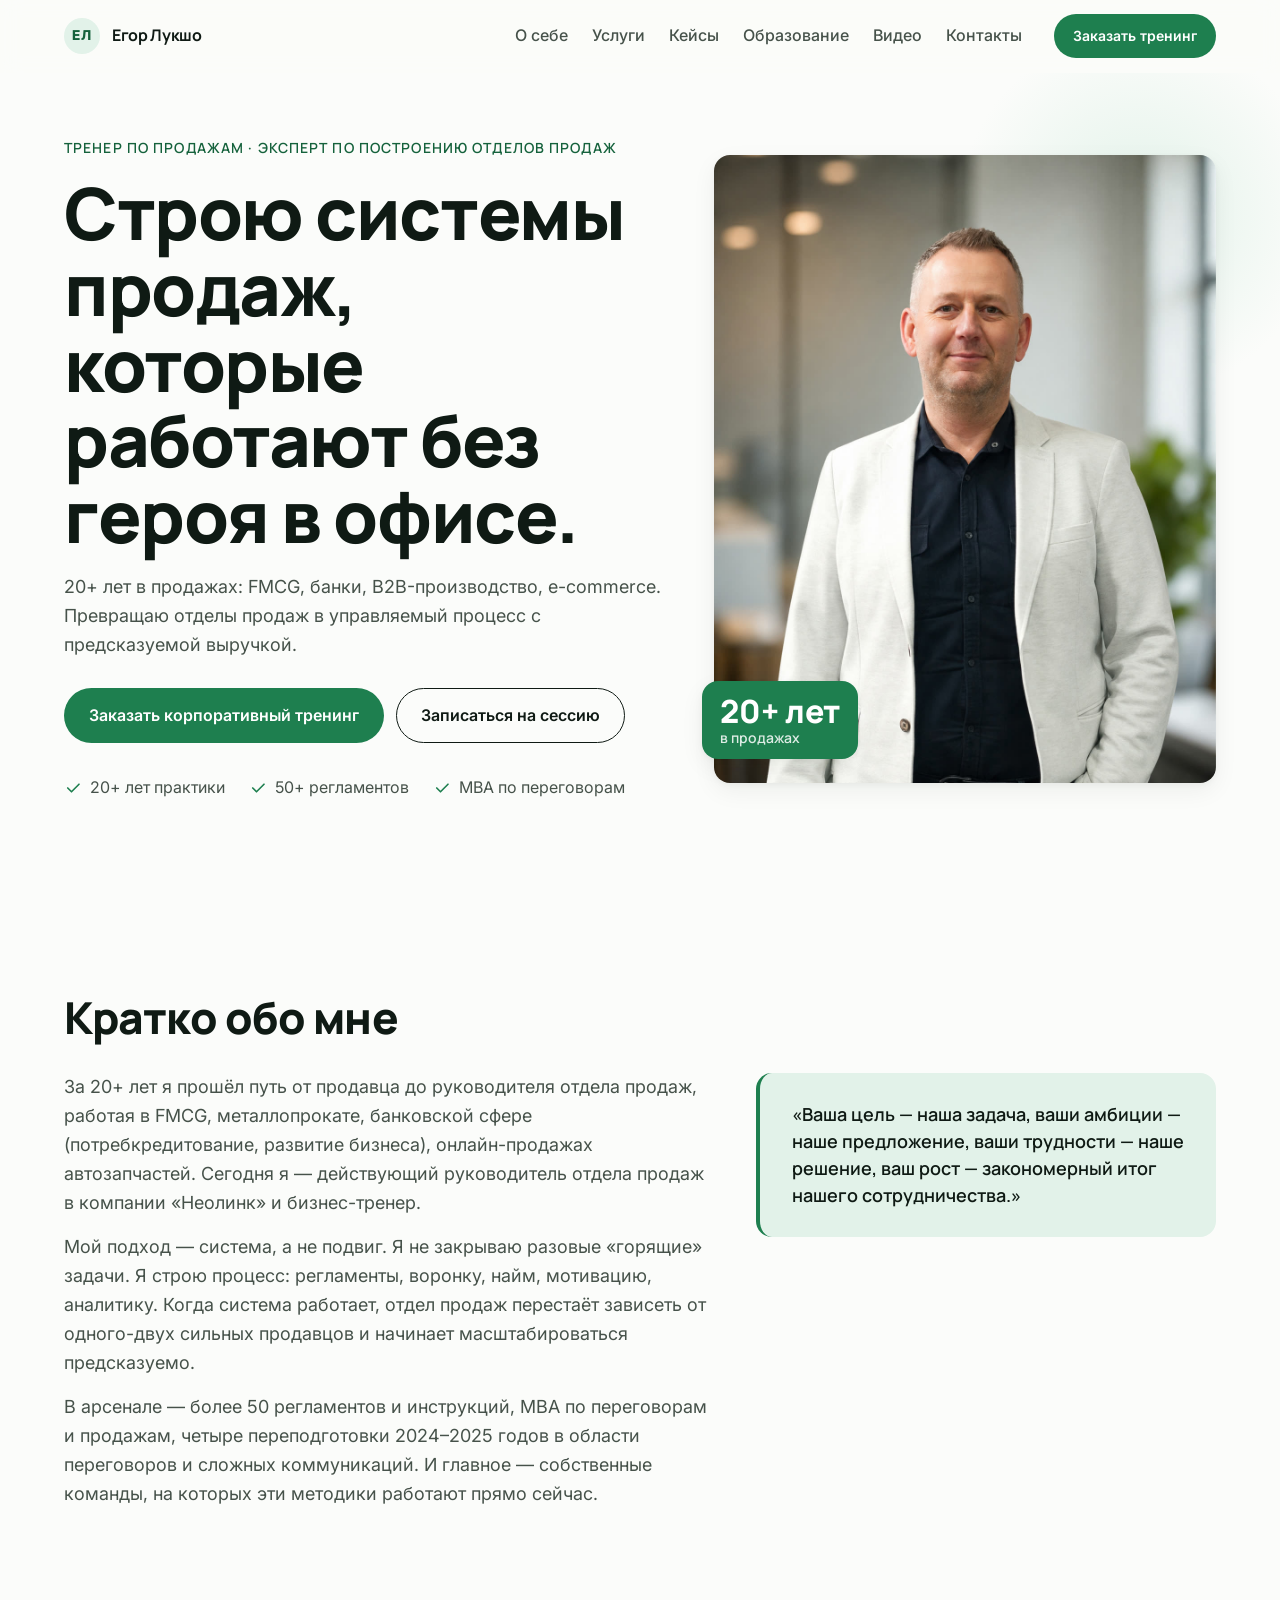
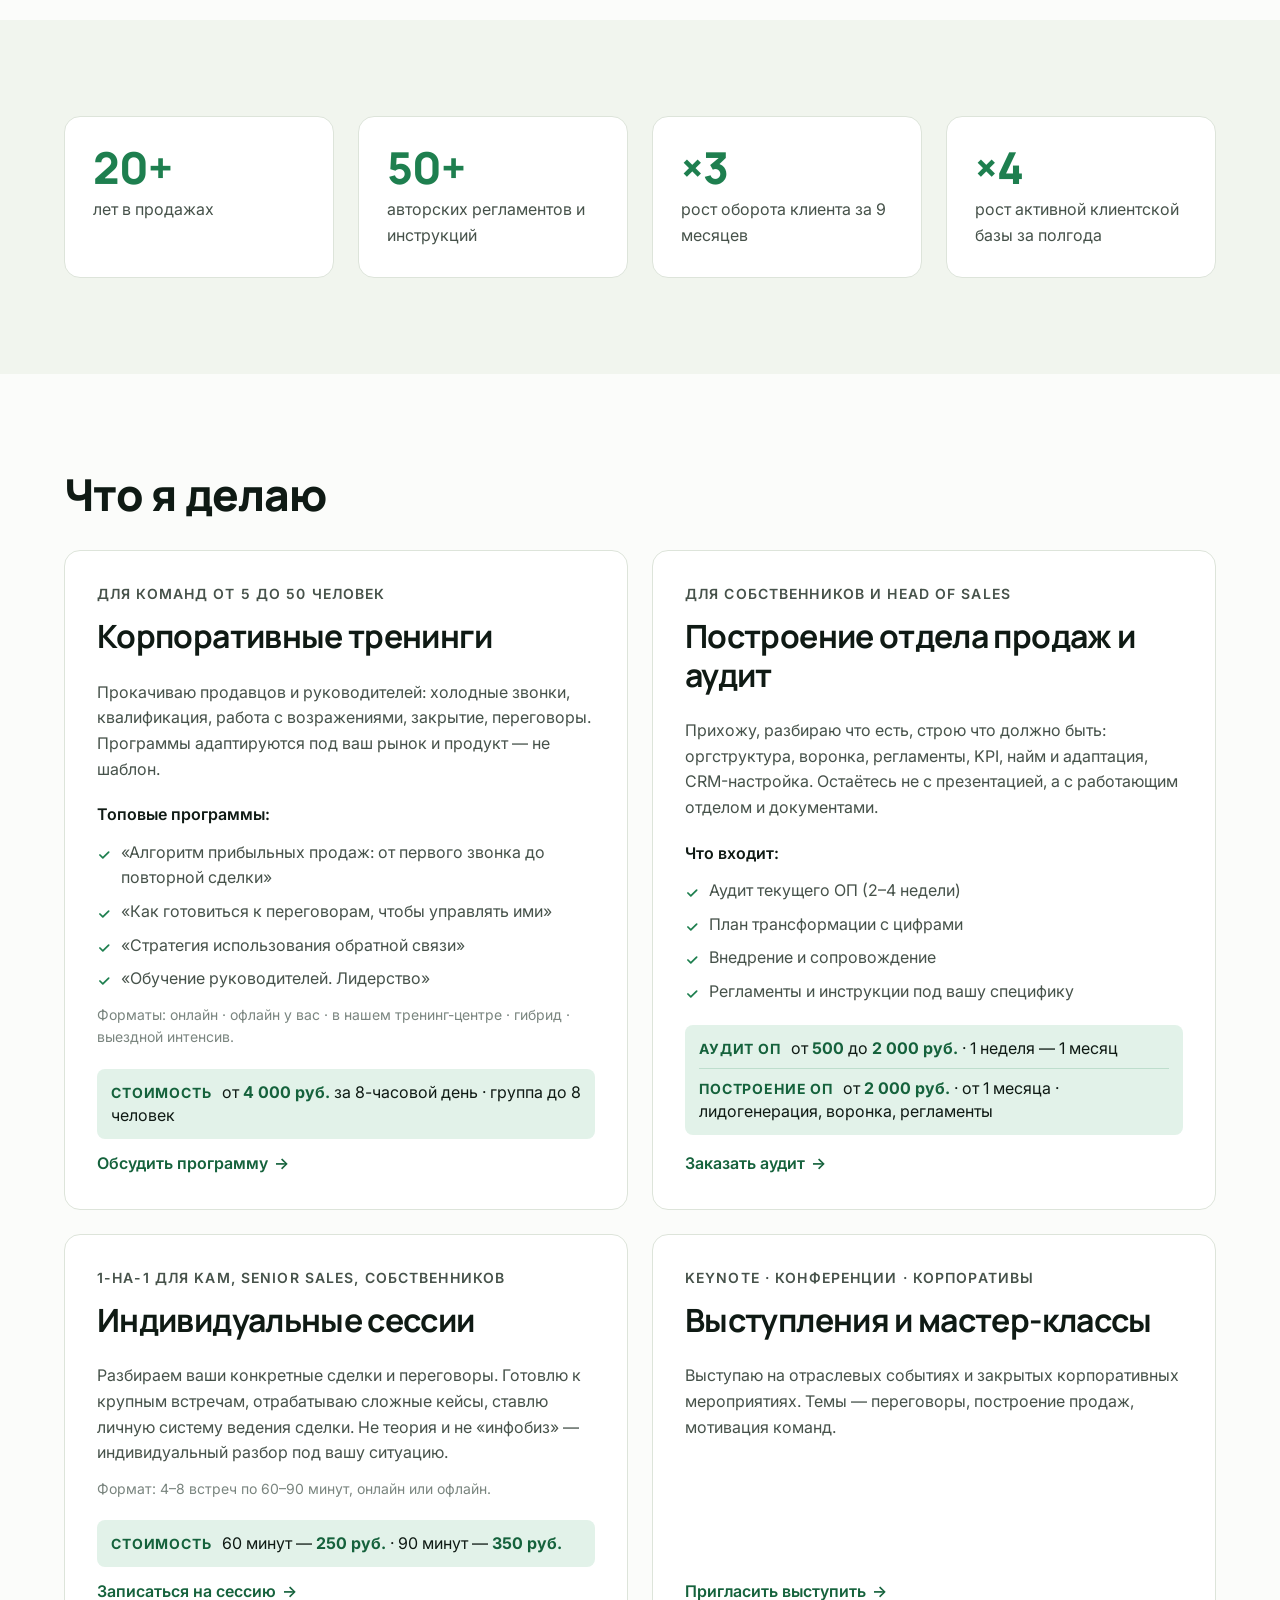
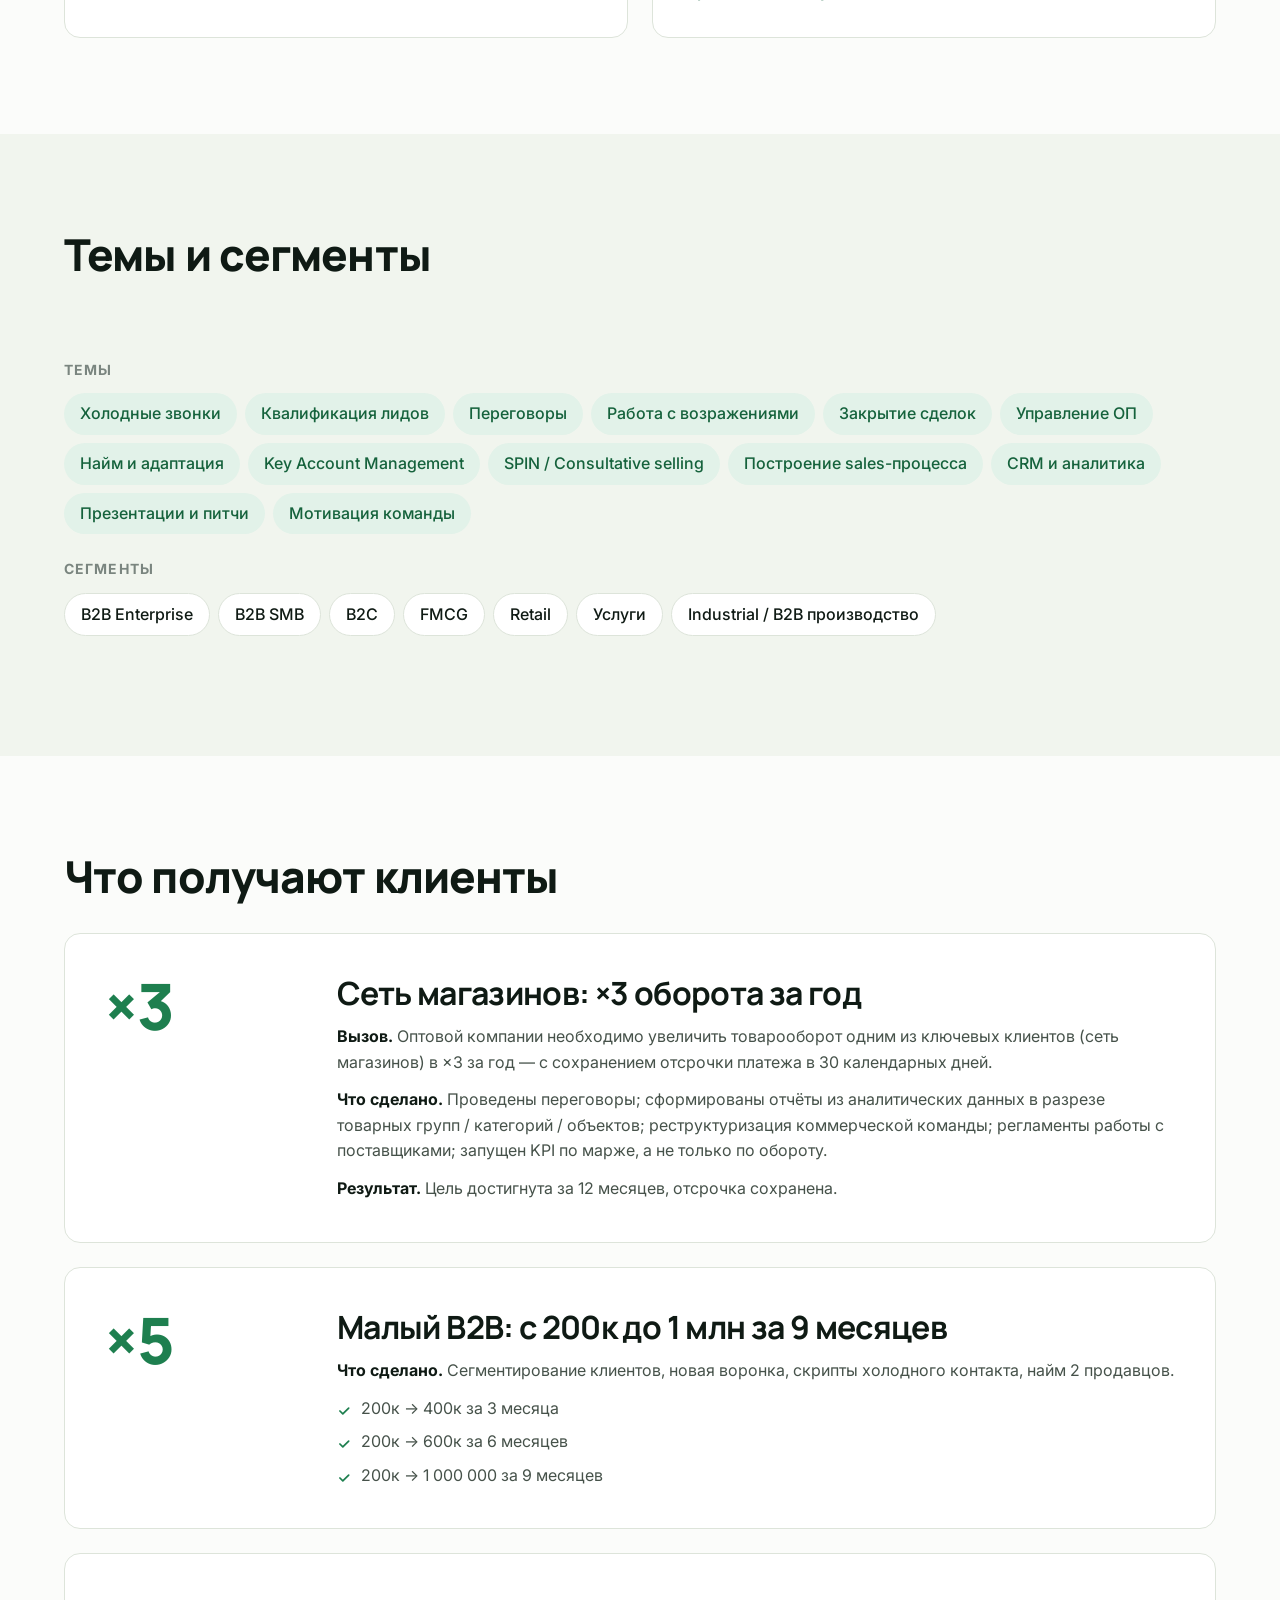
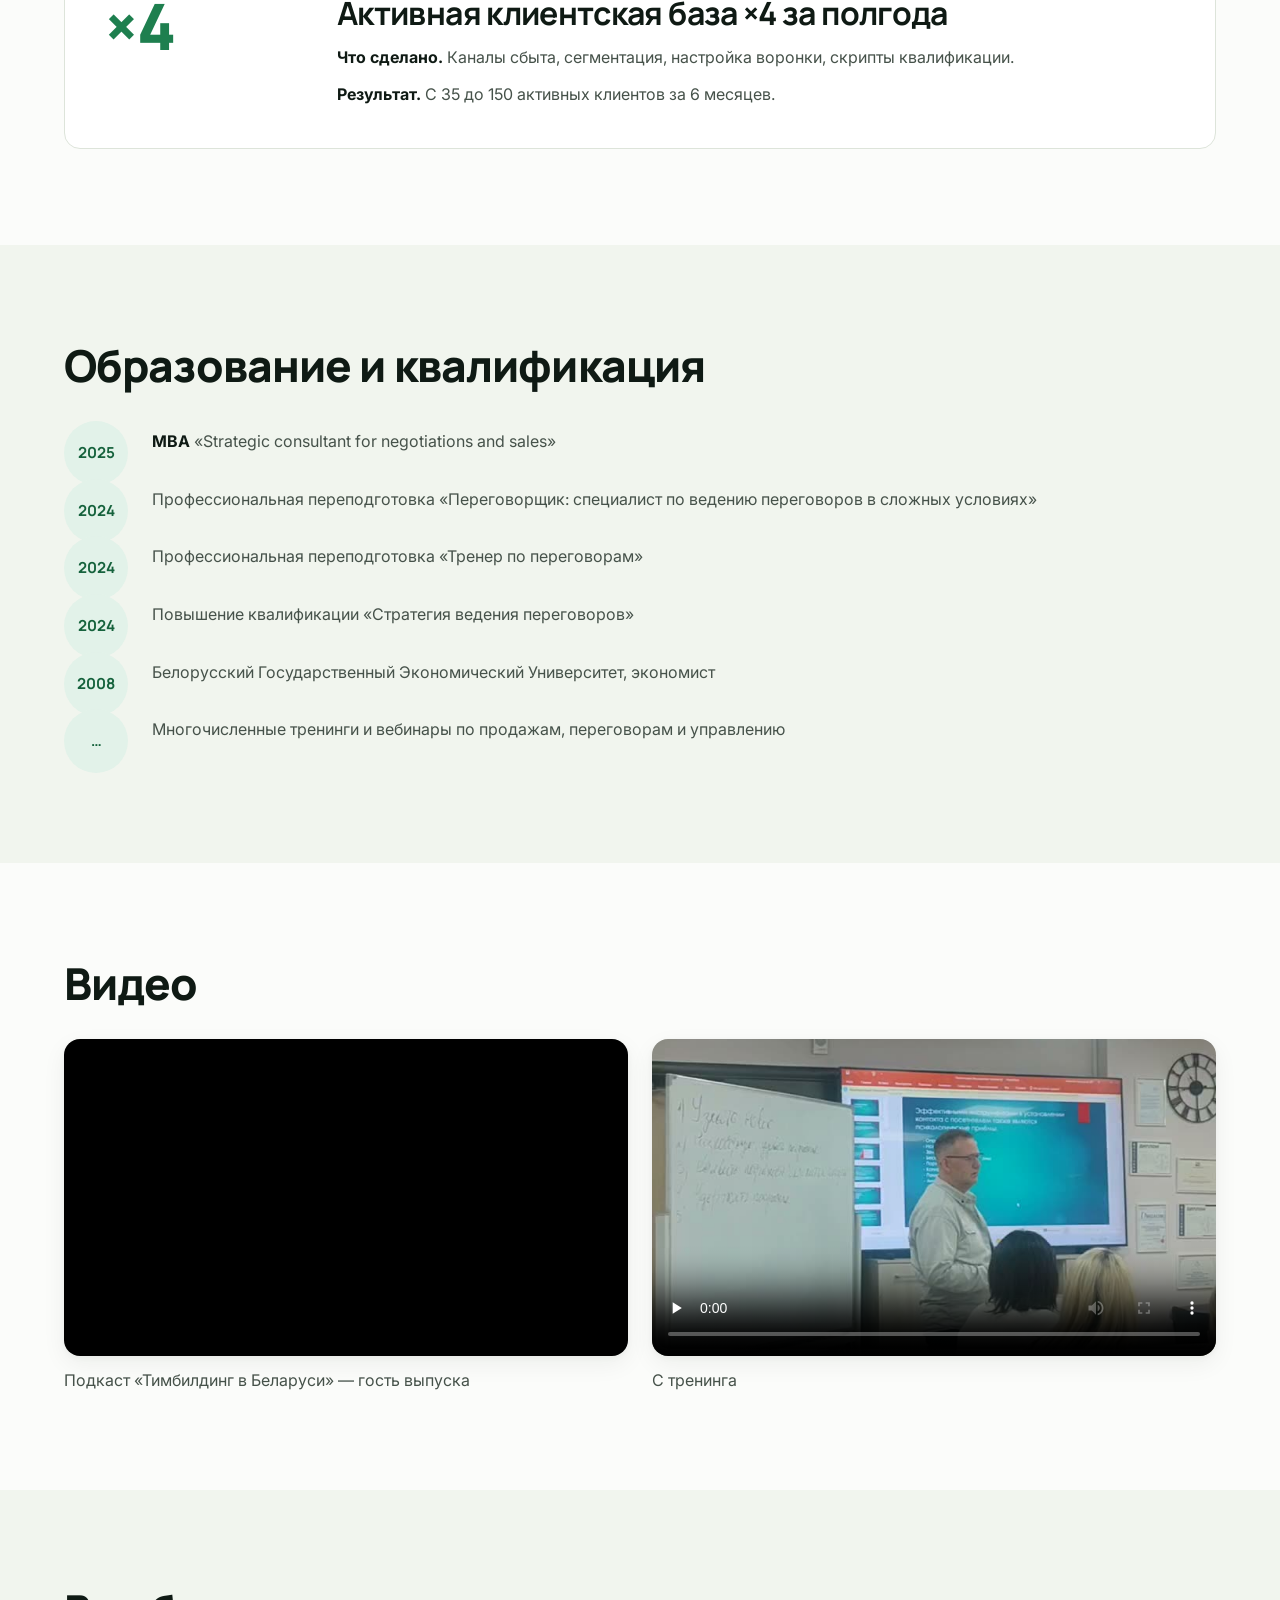
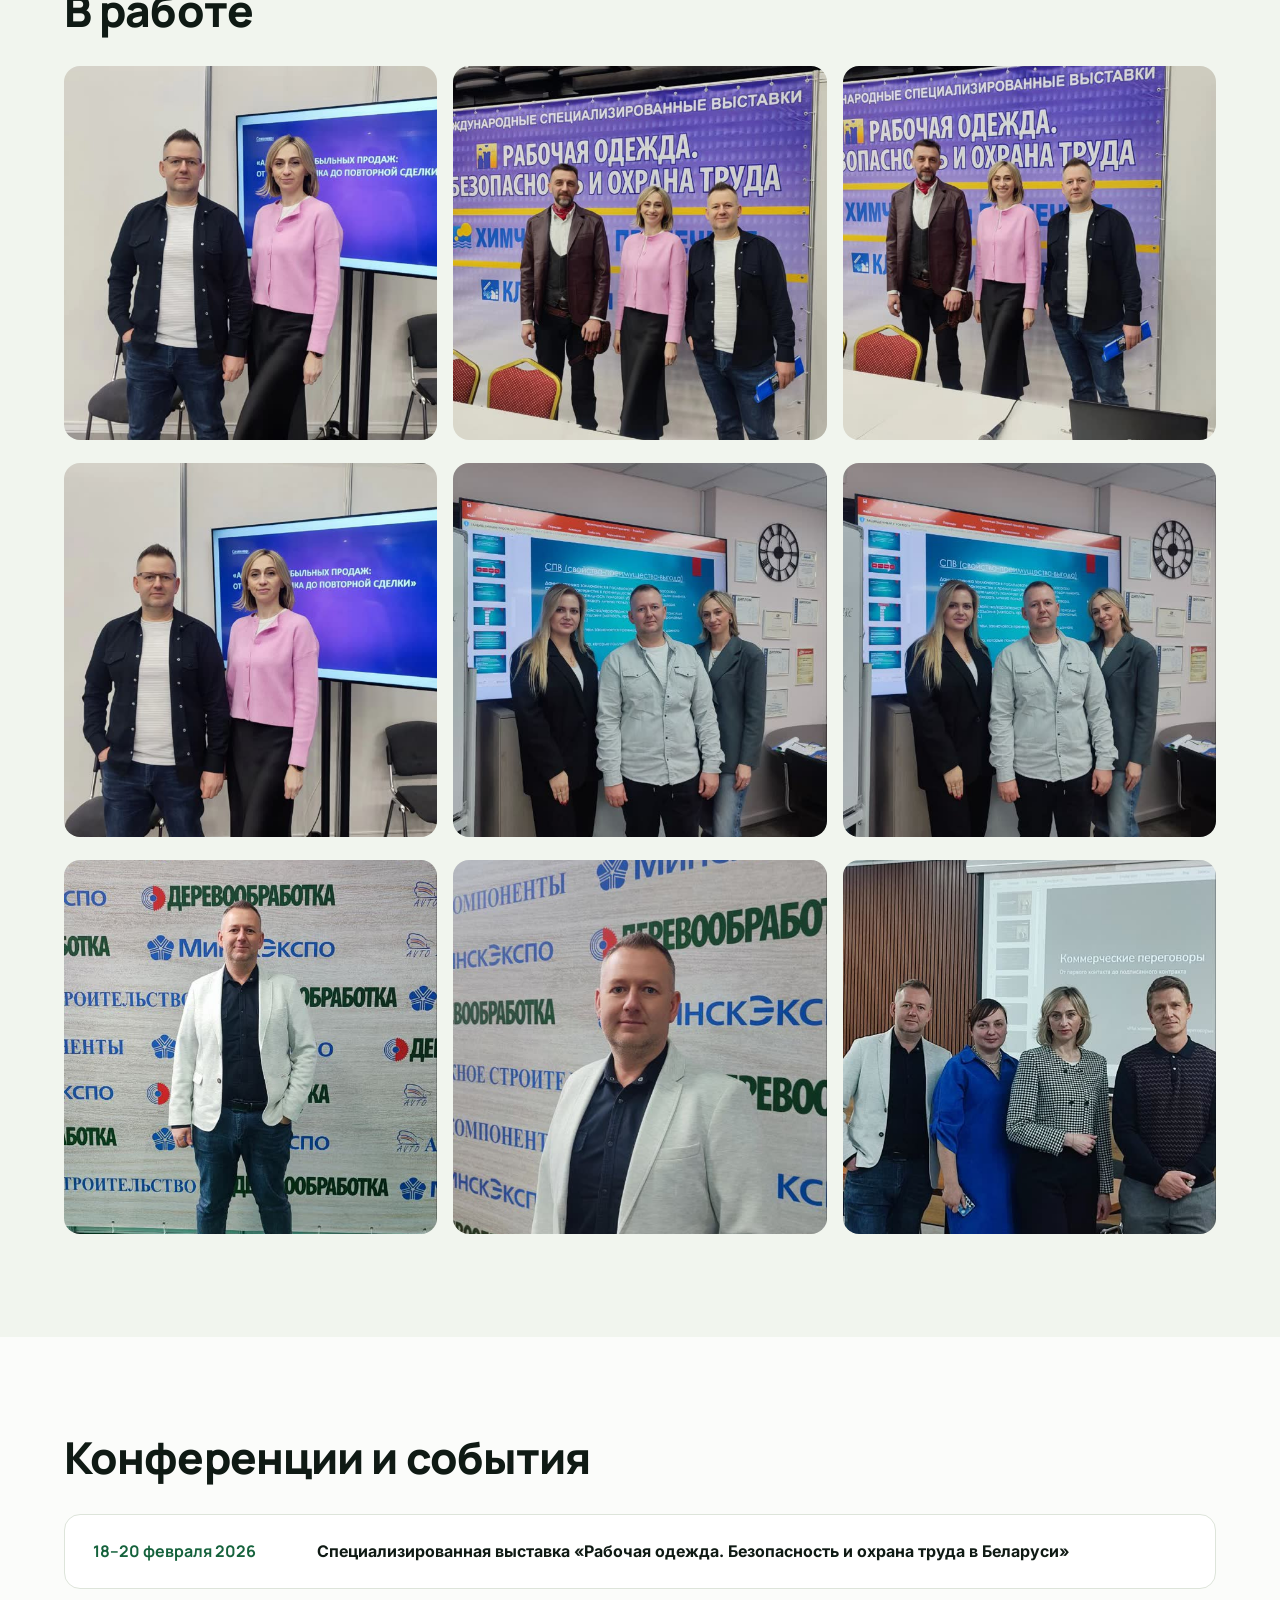
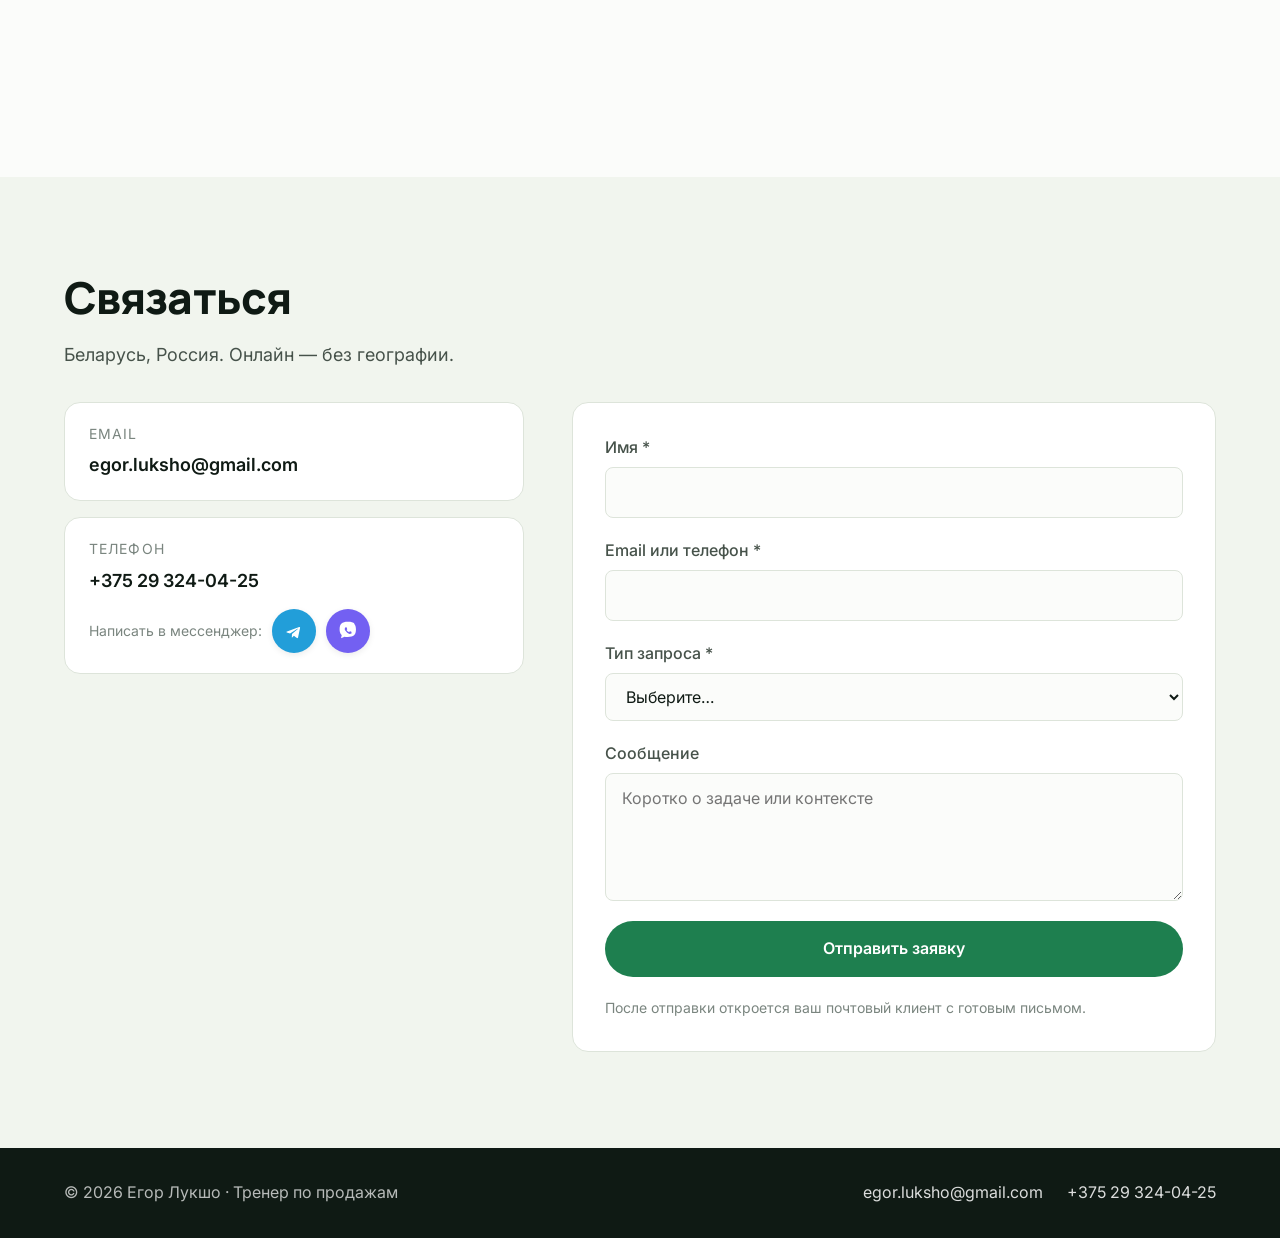
<file: project/salesman/05-build/index.html>
<!doctype html>
<html lang="ru">
<head>
<meta charset="utf-8">
<meta name="viewport" content="width=device-width,initial-scale=1">
<title>Егор Лукшо — тренер по продажам и построению отделов продаж | 20+ лет практики</title>
<meta name="description" content="Корпоративные тренинги по продажам, построение отделов продаж с нуля, индивидуальные сессии по переговорам. 20+ лет в B2B/B2C, 50+ регламентов, MBA по переговорам. Беларусь, Россия.">
<meta property="og:title" content="Егор Лукшо — тренер по продажам">
<meta property="og:description" content="Строю системы продаж, которые работают без героя в офисе. 20+ лет практики, 50+ регламентов, MBA по переговорам.">
<meta property="og:type" content="website">
<meta property="og:image" content="assets/img/hero-main.jpg">
<link rel="preconnect" href="https://fonts.googleapis.com">
<link rel="preconnect" href="https://fonts.gstatic.com" crossorigin>
<link rel="stylesheet" href="https://fonts.googleapis.com/css2?family=Inter:wght@400;500;600&family=Manrope:wght@600;700;800&display=swap">
<link rel="stylesheet" href="assets/styles.css">
<!-- analytics slot -->
</head>
<body>
<a class="skip-link" href="#main">Перейти к содержимому</a>

<header class="hdr" id="hdr">
  <div class="container hdr__inner">
    <a href="#" class="logo" aria-label="Егор Лукшо — на главную">
      <span class="logo__mark" aria-hidden="true">ЕЛ</span>
      <span class="logo__name">Егор Лукшо</span>
    </a>
    <nav class="nav" id="nav" aria-label="Основная навигация">
      <a href="#about">О себе</a>
      <a href="#services">Услуги</a>
      <a href="#cases">Кейсы</a>
      <a href="#education">Образование</a>
      <a href="#video">Видео</a>
      <a href="#contact">Контакты</a>
    </nav>
    <a href="#contact" class="btn btn--primary btn--sm hdr__cta" data-form-type="Корпоративный тренинг">Заказать тренинг</a>
    <button class="burger" id="burger" aria-label="Открыть меню" aria-expanded="false" aria-controls="nav">
      <span></span><span></span><span></span>
    </button>
  </div>
</header>

<main id="main">

<!-- HERO -->
<section class="hero">
  <div class="hero__decor" aria-hidden="true"></div>
  <div class="container hero__inner">
    <div class="hero__copy reveal">
      <p class="eyebrow">Тренер по продажам · Эксперт по построению отделов продаж</p>
      <h1 class="h1">Строю системы продаж,<br>которые работают без героя в офисе.</h1>
      <p class="lead">20+ лет в продажах: FMCG, банки, B2B-производство, e-commerce. Превращаю отделы продаж в управляемый процесс с предсказуемой выручкой.</p>
      <div class="hero__cta">
        <a href="#contact" class="btn btn--primary" data-form-type="Корпоративный тренинг">Заказать корпоративный тренинг</a>
        <a href="#contact" class="btn btn--ghost" data-form-type="Индивидуальные сессии">Записаться на сессию</a>
      </div>
      <ul class="trust">
        <li><svg viewBox="0 0 24 24" aria-hidden="true"><path d="M5 12l5 5L20 7" fill="none" stroke="currentColor" stroke-width="2.2" stroke-linecap="round" stroke-linejoin="round"/></svg>20+ лет практики</li>
        <li><svg viewBox="0 0 24 24" aria-hidden="true"><path d="M5 12l5 5L20 7" fill="none" stroke="currentColor" stroke-width="2.2" stroke-linecap="round" stroke-linejoin="round"/></svg>50+ регламентов</li>
        <li><svg viewBox="0 0 24 24" aria-hidden="true"><path d="M5 12l5 5L20 7" fill="none" stroke="currentColor" stroke-width="2.2" stroke-linecap="round" stroke-linejoin="round"/></svg>MBA по переговорам</li>
      </ul>
    </div>
    <div class="hero__photo reveal">
      <picture>
        <source media="(max-width:767px)" srcset="assets/img/hero-main-mobile.jpg">
        <img src="assets/img/hero-main.jpg" alt="Портрет Егора Лукшо, тренера по продажам" loading="eager" fetchpriority="high">
      </picture>
      <div class="hero__badge">20+ лет<br><span>в продажах</span></div>
    </div>
  </div>
</section>

<!-- ABOUT -->
<section id="about" class="section">
  <div class="container">
    <h2 class="h2 reveal">Кратко обо мне</h2>
    <div class="about__grid">
      <div class="about__text reveal">
        <p>За 20+ лет я прошёл путь от продавца до руководителя отдела продаж, работая в FMCG, металлопрокате, банковской сфере (потребкредитование, развитие бизнеса), онлайн-продажах автозапчастей. Сегодня я — действующий руководитель отдела продаж в компании «Неолинк» и бизнес-тренер.</p>
        <p>Мой подход — система, а не подвиг. Я не закрываю разовые «горящие» задачи. Я строю процесс: регламенты, воронку, найм, мотивацию, аналитику. Когда система работает, отдел продаж перестаёт зависеть от одного-двух сильных продавцов и начинает масштабироваться предсказуемо.</p>
        <p>В арсенале — более 50 регламентов и инструкций, MBA по переговорам и продажам, четыре переподготовки 2024–2025 годов в области переговоров и сложных коммуникаций. И главное — собственные команды, на которых эти методики работают прямо сейчас.</p>
      </div>
      <blockquote class="credo reveal">
        <p>«Ваша цель — наша задача, ваши амбиции — наше предложение, ваши трудности — наше решение, ваш рост — закономерный итог нашего сотрудничества.»</p>
      </blockquote>
    </div>
  </div>
</section>

<!-- METRICS -->
<section class="section section--alt">
  <div class="container">
    <ul class="metrics">
      <li class="metric reveal"><span class="metric__num">20+</span><span class="metric__label">лет в продажах</span></li>
      <li class="metric reveal"><span class="metric__num">50+</span><span class="metric__label">авторских регламентов и инструкций</span></li>
      <li class="metric reveal"><span class="metric__num">×3</span><span class="metric__label">рост оборота клиента за 9 месяцев</span></li>
      <li class="metric reveal"><span class="metric__num">×4</span><span class="metric__label">рост активной клиентской базы за полгода</span></li>
    </ul>
  </div>
</section>

<!-- SERVICES -->
<section id="services" class="section">
  <div class="container">
    <h2 class="h2 reveal">Что я делаю</h2>
    <div class="services">
      <article class="service reveal">
        <p class="service__sub">Для команд от 5 до 50 человек</p>
        <h3 class="h3">Корпоративные тренинги</h3>
        <p>Прокачиваю продавцов и руководителей: холодные звонки, квалификация, работа с возражениями, закрытие, переговоры. Программы адаптируются под ваш рынок и продукт — не шаблон.</p>
        <p class="service__topline">Топовые программы:</p>
        <ul class="ticks">
          <li>«Алгоритм прибыльных продаж: от первого звонка до повторной сделки»</li>
          <li>«Как готовиться к переговорам, чтобы управлять ими»</li>
          <li>«Стратегия использования обратной связи»</li>
          <li>«Обучение руководителей. Лидерство»</li>
        </ul>
        <p class="service__formats">Форматы: онлайн · офлайн у вас · в нашем тренинг-центре · гибрид · выездной интенсив.</p>
        <p class="service__price"><span class="service__price-lbl">Стоимость</span> от <b>4 000 руб.</b> за 8-часовой день · группа до 8 человек</p>
        <a href="#contact" class="link-arrow" data-form-type="Корпоративный тренинг">Обсудить программу</a>
      </article>

      <article class="service reveal">
        <p class="service__sub">Для собственников и Head of Sales</p>
        <h3 class="h3">Построение отдела продаж и аудит</h3>
        <p>Прихожу, разбираю что есть, строю что должно быть: оргструктура, воронка, регламенты, KPI, найм и адаптация, CRM-настройка. Остаётесь не с презентацией, а с работающим отделом и документами.</p>
        <p class="service__topline">Что входит:</p>
        <ul class="ticks">
          <li>Аудит текущего ОП (2–4 недели)</li>
          <li>План трансформации с цифрами</li>
          <li>Внедрение и сопровождение</li>
          <li>Регламенты и инструкции под вашу специфику</li>
        </ul>
        <div class="service__price service__price--multi">
          <div><span class="service__price-lbl">Аудит ОП</span> от <b>500</b> до <b>2 000 руб.</b> · 1 неделя — 1 месяц</div>
          <div><span class="service__price-lbl">Построение ОП</span> от <b>2 000 руб.</b> · от 1 месяца · лидогенерация, воронка, регламенты</div>
        </div>
        <a href="#contact" class="link-arrow" data-form-type="Аудит и построение отдела">Заказать аудит</a>
      </article>

      <article class="service reveal">
        <p class="service__sub">1-на-1 для KAM, senior sales, собственников</p>
        <h3 class="h3">Индивидуальные сессии</h3>
        <p>Разбираем ваши конкретные сделки и переговоры. Готовлю к крупным встречам, отрабатываю сложные кейсы, ставлю личную систему ведения сделки. Не теория и не «инфобиз» — индивидуальный разбор под вашу ситуацию.</p>
        <p class="service__formats">Формат: 4–8 встреч по 60–90 минут, онлайн или офлайн.</p>
        <p class="service__price"><span class="service__price-lbl">Стоимость</span> 60 минут — <b>250 руб.</b> · 90 минут — <b>350 руб.</b></p>
        <a href="#contact" class="link-arrow" data-form-type="Индивидуальные сессии">Записаться на сессию</a>
      </article>

      <article class="service reveal">
        <p class="service__sub">Keynote · конференции · корпоративы</p>
        <h3 class="h3">Выступления и мастер-классы</h3>
        <p>Выступаю на отраслевых событиях и закрытых корпоративных мероприятиях. Темы — переговоры, построение продаж, мотивация команд.</p>
        <a href="#contact" class="link-arrow" data-form-type="Выступление">Пригласить выступить</a>
      </article>
    </div>
  </div>
</section>

<!-- EXPERTISE -->
<section class="section section--alt">
  <div class="container">
    <h2 class="h2 reveal">Темы и сегменты</h2>
    <p class="section__lead reveal">Адаптирую методики под ваш рынок и продукт.</p>
    <div class="chips-block reveal">
      <h4 class="chips-title">Темы</h4>
      <ul class="chips">
        <li>Холодные звонки</li><li>Квалификация лидов</li><li>Переговоры</li><li>Работа с возражениями</li>
        <li>Закрытие сделок</li><li>Управление ОП</li><li>Найм и адаптация</li><li>Key Account Management</li>
        <li>SPIN / Consultative selling</li><li>Построение sales-процесса</li><li>CRM и аналитика</li>
        <li>Презентации и питчи</li><li>Мотивация команды</li>
      </ul>
    </div>
    <div class="chips-block reveal">
      <h4 class="chips-title">Сегменты</h4>
      <ul class="chips chips--alt">
        <li>B2B Enterprise</li><li>B2B SMB</li><li>B2C</li><li>FMCG</li><li>Retail</li><li>Услуги</li><li>Industrial / B2B производство</li>
      </ul>
    </div>
  </div>
</section>

<!-- CASES -->
<section id="cases" class="section">
  <div class="container">
    <h2 class="h2 reveal">Что получают клиенты</h2>
    <div class="cases">
      <article class="case reveal">
        <div class="case__num">×3</div>
        <div class="case__body">
          <h3 class="h3">Сеть магазинов: ×3 оборота за год</h3>
          <p><b>Вызов.</b> Оптовой компании необходимо увеличить товарооборот одним из ключевых клиентов (сеть магазинов) в ×3 за год — с сохранением отсрочки платежа в 30 календарных дней.</p>
          <p><b>Что сделано.</b> Проведены переговоры; сформированы отчёты из аналитических данных в разрезе товарных групп / категорий / объектов; реструктуризация коммерческой команды; регламенты работы с поставщиками; запущен KPI по марже, а не только по обороту.</p>
          <p><b>Результат.</b> Цель достигнута за 12 месяцев, отсрочка сохранена.</p>
        </div>
      </article>

      <article class="case reveal">
        <div class="case__num">×5</div>
        <div class="case__body">
          <h3 class="h3">Малый B2B: с 200к до 1 млн за 9 месяцев</h3>
          <p><b>Что сделано.</b> Сегментирование клиентов, новая воронка, скрипты холодного контакта, найм 2 продавцов.</p>
          <ul class="ticks">
            <li>200к → 400к за 3 месяца</li>
            <li>200к → 600к за 6 месяцев</li>
            <li>200к → 1 000 000 за 9 месяцев</li>
          </ul>
        </div>
      </article>

      <article class="case reveal">
        <div class="case__num">×4</div>
        <div class="case__body">
          <h3 class="h3">Активная клиентская база ×4 за полгода</h3>
          <p><b>Что сделано.</b> Каналы сбыта, сегментация, настройка воронки, скрипты квалификации.</p>
          <p><b>Результат.</b> С 35 до 150 активных клиентов за 6 месяцев.</p>
        </div>
      </article>
    </div>
  </div>
</section>

<!-- EDUCATION -->
<section id="education" class="section section--alt">
  <div class="container">
    <h2 class="h2 reveal">Образование и квалификация</h2>
    <ol class="timeline">
      <li class="reveal"><span class="timeline__year">2025</span><div><b>MBA</b> «Strategic consultant for negotiations and sales»</div></li>
      <li class="reveal"><span class="timeline__year">2024</span><div>Профессиональная переподготовка «Переговорщик: специалист по ведению переговоров в сложных условиях»</div></li>
      <li class="reveal"><span class="timeline__year">2024</span><div>Профессиональная переподготовка «Тренер по переговорам»</div></li>
      <li class="reveal"><span class="timeline__year">2024</span><div>Повышение квалификации «Стратегия ведения переговоров»</div></li>
      <li class="reveal"><span class="timeline__year">2008</span><div>Белорусский Государственный Экономический Университет, экономист</div></li>
      <li class="reveal"><span class="timeline__year">…</span><div>Многочисленные тренинги и вебинары по продажам, переговорам и управлению</div></li>
    </ol>
  </div>
</section>

<!-- VIDEO -->
<section id="video" class="section">
  <div class="container">
    <h2 class="h2 reveal">Видео</h2>
    <div class="videos">
      <figure class="video-card reveal">
        <div class="video-frame">
          <iframe src="https://www.youtube.com/embed/ajzkDf2W2a0" title="Подкаст «Тимбилдинг в Беларуси» — Егор Лукшо" loading="lazy" allow="accelerometer; clipboard-write; encrypted-media; gyroscope; picture-in-picture" allowfullscreen></iframe>
        </div>
        <figcaption>Подкаст «Тимбилдинг в Беларуси» — гость выпуска</figcaption>
      </figure>
      <figure class="video-card reveal">
        <video controls preload="none" poster="assets/img/video-poster.jpg">
          <source src="assets/video/training.mp4" type="video/mp4">
          Ваш браузер не поддерживает видео.
        </video>
        <figcaption>С тренинга</figcaption>
      </figure>
    </div>
  </div>
</section>

<!-- GALLERY -->
<section class="section section--alt">
  <div class="container">
    <h2 class="h2 reveal">В работе</h2>
    <ul class="gallery reveal" id="gallery">
      <li><button type="button" data-full="assets/img/gallery-01.jpg"><img src="assets/img/gallery-01-thumb.jpg" alt="С выставки «Рабочая одежда. Безопасность и охрана труда», февраль 2026" loading="lazy"></button></li>
      <li><button type="button" data-full="assets/img/gallery-02.jpg"><img src="assets/img/gallery-02-thumb.jpg" alt="С выставки, февраль 2026" loading="lazy"></button></li>
      <li><button type="button" data-full="assets/img/gallery-03.jpg"><img src="assets/img/gallery-03-thumb.jpg" alt="С выставки, февраль 2026" loading="lazy"></button></li>
      <li><button type="button" data-full="assets/img/gallery-04.jpg"><img src="assets/img/gallery-04-thumb.jpg" alt="С выставки, февраль 2026" loading="lazy"></button></li>
      <li><button type="button" data-full="assets/img/gallery-05.jpg"><img src="assets/img/gallery-05-thumb.jpg" alt="С тренинга" loading="lazy"></button></li>
      <li><button type="button" data-full="assets/img/gallery-06.jpg"><img src="assets/img/gallery-06-thumb.jpg" alt="С тренинга" loading="lazy"></button></li>
      <li><button type="button" data-full="assets/img/gallery-07.jpg"><img src="assets/img/gallery-07-thumb.jpg" alt="С тренинга" loading="lazy"></button></li>
      <li><button type="button" data-full="assets/img/gallery-08.jpg"><img src="assets/img/gallery-08-thumb.jpg" alt="С тренинга" loading="lazy"></button></li>
      <li><button type="button" data-full="assets/img/gallery-09.jpg"><img src="assets/img/gallery-09-thumb.jpg" alt="С тренинга" loading="lazy"></button></li>
    </ul>
  </div>
</section>

<!-- SPEAKING -->
<section class="section">
  <div class="container">
    <h2 class="h2 reveal">Конференции и события</h2>
    <ul class="events">
      <li class="event reveal">
        <span class="event__date">18–20 февраля 2026</span>
        <p><b>Специализированная выставка «Рабочая одежда. Безопасность и охрана труда в Беларуси»</b></p>
      </li>
      <li class="event reveal">
        <span class="event__date">Подкаст</span>
        <p><b>«Тимбилдинг в Беларуси»</b> — приглашённый эксперт.
        <a class="link-arrow" href="https://www.youtube.com/watch?v=ajzkDf2W2a0" target="_blank" rel="noopener">Смотреть выпуск</a></p>
      </li>
    </ul>
  </div>
</section>

<!-- CONTACT -->
<section id="contact" class="section section--alt">
  <div class="container">
    <h2 class="h2 reveal">Связаться</h2>
    <p class="section__lead reveal">Беларусь, Россия. Онлайн — без географии.</p>
    <div class="contact-grid">
      <ul class="contacts reveal">
        <li>
          <span class="contacts__lbl">Email</span>
          <a href="mailto:egor.luksho@gmail.com">egor.luksho@gmail.com</a>
        </li>
        <li>
          <span class="contacts__lbl">Телефон</span>
          <a href="tel:+375293240425">+375 29 324-04-25</a>
          <div class="contacts__messengers">
            <span class="contacts__messengers-lbl">Написать в мессенджер:</span>
            <a class="msg-btn msg-btn--tg" href="https://t.me/egorluksho" target="_blank" rel="noopener" aria-label="Написать в Telegram" title="Telegram">
              <svg viewBox="0 0 24 24" width="22" height="22" aria-hidden="true" focusable="false"><path fill="currentColor" d="M9.78 15.27 9.6 19.1c.34 0 .49-.15.67-.32l1.6-1.53 3.32 2.43c.61.34 1.05.16 1.21-.56l2.2-10.31c.21-.95-.34-1.32-.93-1.1L4.4 12.43c-.92.36-.91.88-.16 1.11l3.46 1.08 8.04-5.07c.38-.24.72-.11.44.14"/></svg>
            </a>
            <a class="msg-btn msg-btn--viber" href="viber://chat?number=%2B375293240425" aria-label="Написать в Viber" title="Viber">
              <svg viewBox="0 0 24 24" width="22" height="22" aria-hidden="true" focusable="false"><path fill="currentColor" d="M19.07 3.83C17.74 2.6 15.5 2 12 2 8.5 2 6.26 2.6 4.93 3.83 3.5 5.16 2.83 7.21 2.83 10.07c0 2.55.55 4.45 1.7 5.78.18.21.4.4.65.55l-.7 2.86c-.09.36.27.66.6.5l3.13-1.49c.93.13 2.04.2 3.31.2 3.5 0 5.74-.6 7.07-1.83 1.43-1.33 2.1-3.38 2.1-6.24 0-2.86-.67-4.91-2.1-6.24m-2.4 9.93c-.27.51-.96.93-1.46 1.04-.34.07-.78.13-2.27-.49-1.9-.79-3.13-2.72-3.22-2.84-.09-.13-.78-1.04-.78-1.99s.49-1.41.66-1.6c.17-.2.39-.27.52-.27h.38c.12 0 .29-.05.45.34.17.4.59 1.39.64 1.49.05.1.08.22.02.35-.06.13-.09.21-.18.32-.09.11-.19.24-.27.32-.09.09-.18.19-.08.36.1.18.45.74.96 1.2.66.59 1.21.78 1.39.86.18.09.29.07.39-.04.1-.11.45-.52.57-.7.12-.18.24-.15.4-.09.16.06 1.04.49 1.22.58.18.09.3.13.34.21.04.07.04.43-.23.94"/></svg>
            </a>
          </div>
        </li>
      </ul>

      <form class="form reveal" id="contact-form" novalidate>
        <div class="field">
          <label for="f-name">Имя *</label>
          <input id="f-name" name="name" type="text" required autocomplete="name">
        </div>
        <div class="field">
          <label for="f-contact">Email или телефон *</label>
          <input id="f-contact" name="contact" type="text" required autocomplete="email">
        </div>
        <div class="field">
          <label for="f-type">Тип запроса *</label>
          <select id="f-type" name="type" required>
            <option value="">Выберите…</option>
            <option>Корпоративный тренинг</option>
            <option>Аудит и построение отдела</option>
            <option>Индивидуальные сессии</option>
            <option>Выступление</option>
            <option>Другое</option>
          </select>
        </div>
        <div class="field">
          <label for="f-msg">Сообщение</label>
          <textarea id="f-msg" name="message" rows="4" placeholder="Коротко о задаче или контексте"></textarea>
        </div>
        <button class="btn btn--primary btn--full" type="submit">Отправить заявку</button>
        <p class="form__note">После отправки откроется ваш почтовый клиент с готовым письмом.</p>
        <p class="form__success" id="form-success" hidden>Спасибо! Я свяжусь с вами в течение рабочего дня.</p>
      </form>
    </div>
  </div>
</section>

</main>

<footer class="footer">
  <div class="container footer__inner">
    <div>© 2026 Егор Лукшо · Тренер по продажам</div>
    <div class="footer__links">
      <a href="mailto:egor.luksho@gmail.com">egor.luksho@gmail.com</a>
      <a href="tel:+375293240425">+375 29 324-04-25</a>
    </div>
  </div>
</footer>

<!-- LIGHTBOX -->
<div class="lightbox" id="lightbox" role="dialog" aria-modal="true" aria-label="Просмотр фотографии" hidden>
  <button class="lightbox__close" id="lb-close" aria-label="Закрыть">×</button>
  <button class="lightbox__nav lightbox__nav--prev" id="lb-prev" aria-label="Предыдущее фото">‹</button>
  <img class="lightbox__img" id="lb-img" alt="">
  <button class="lightbox__nav lightbox__nav--next" id="lb-next" aria-label="Следующее фото">›</button>
</div>

<script src="assets/app.js" defer></script>
</body>
</html>
</file>
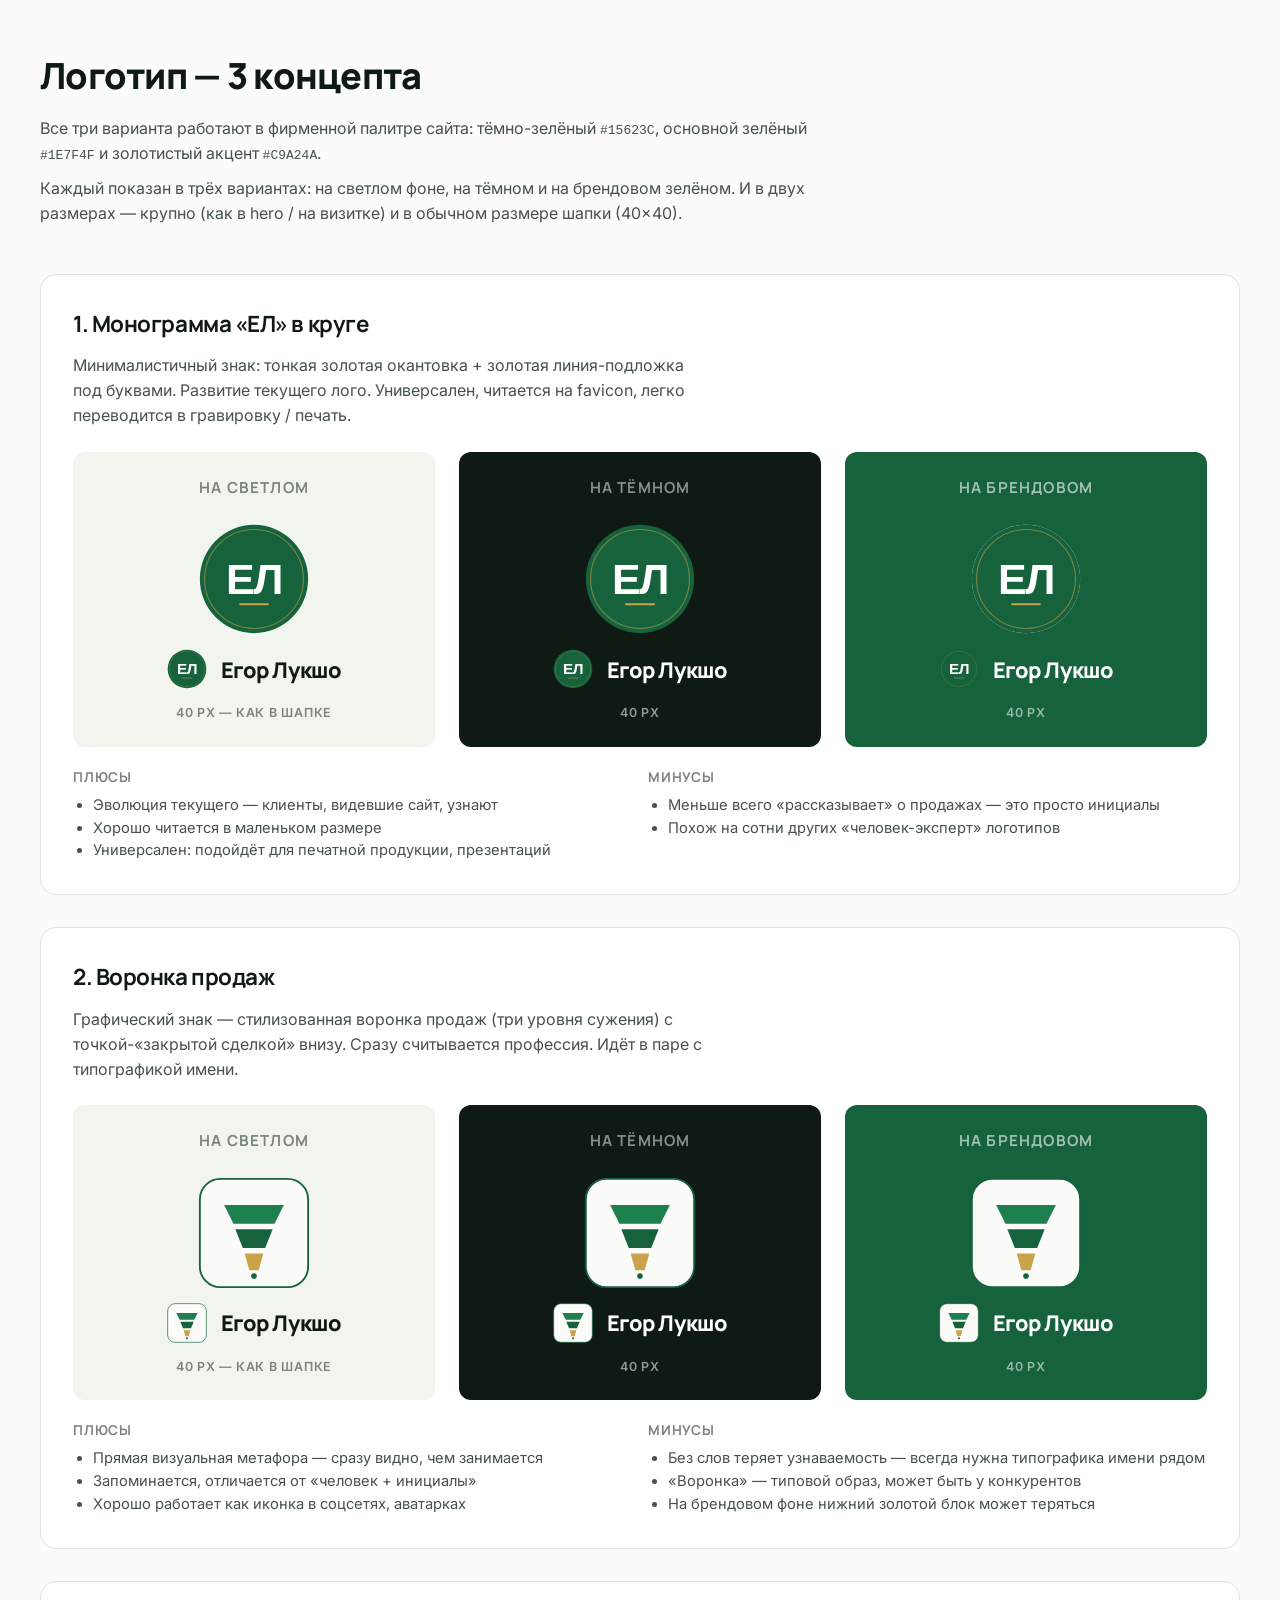
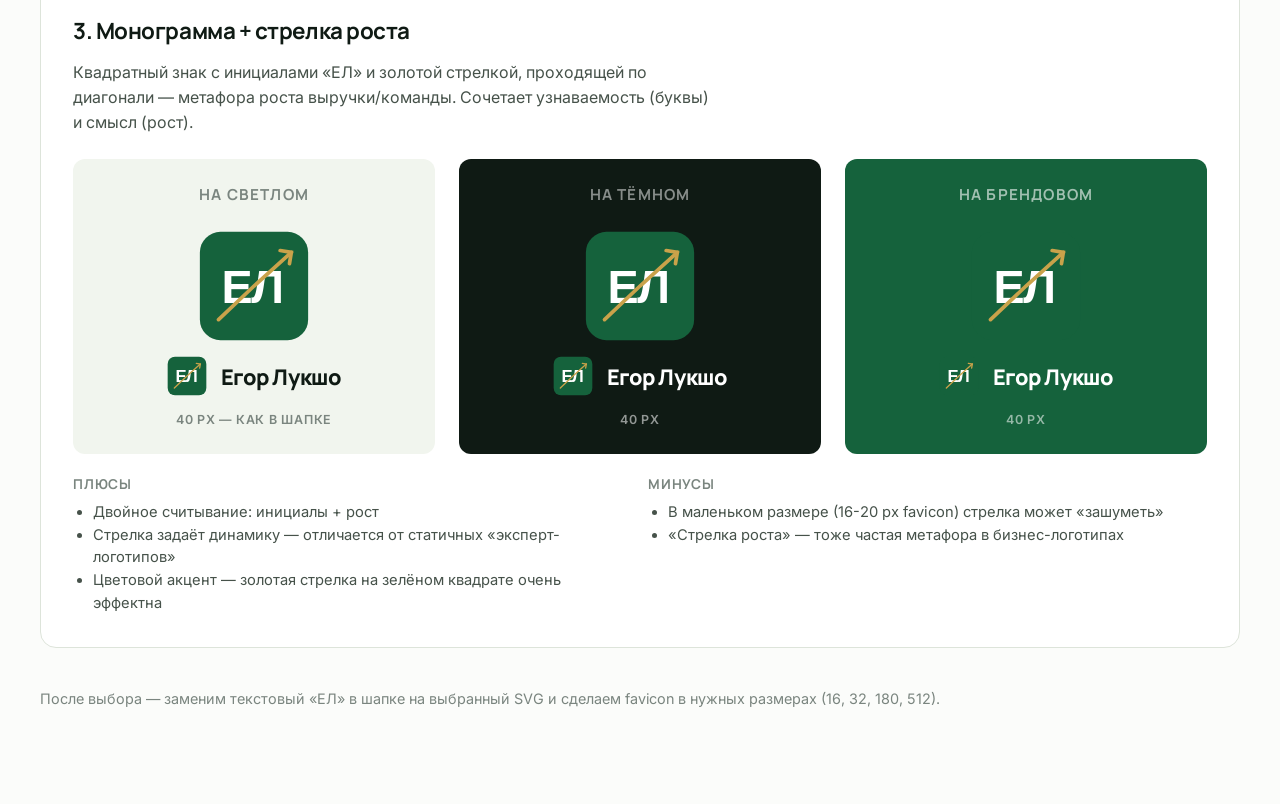
<file: project/salesman/logo-concepts/index.html>
<!doctype html>
<html lang="ru">
<head>
<meta charset="utf-8">
<meta name="viewport" content="width=device-width,initial-scale=1">
<title>Логотип — концепты · Егор Лукшо</title>
<link rel="stylesheet" href="https://fonts.googleapis.com/css2?family=Inter:wght@400;500;600&family=Manrope:wght@600;700;800&display=swap">
<style>
  :root{
    --bg:#FBFCFA; --bg-alt:#F1F5EE; --ink:#0F1A14; --ink-soft:#46524A; --ink-mute:#7A857F;
    --line:#DDE4DA; --brand:#1E7F4F; --brand-deep:#15623C;
  }
  *{box-sizing:border-box}
  body{margin:0; background:var(--bg); color:var(--ink); font-family:"Inter",system-ui,sans-serif; line-height:1.55; padding:48px 24px 80px}
  h1,h2,h3{font-family:"Manrope","Inter",sans-serif; letter-spacing:-.02em; margin:0 0 12px}
  h1{font-size:2.25rem; font-weight:800}
  h2{font-size:1.4rem; font-weight:700; margin-top:0}
  h3{font-size:.95rem; font-weight:700; text-transform:uppercase; letter-spacing:.08em; color:var(--ink-mute); margin:0 0 10px}
  .wrap{max-width:1200px; margin:0 auto}
  .intro{max-width:780px; color:var(--ink-soft); margin-bottom:48px}
  .intro p{margin:0 0 10px}
  .concept{background:#fff; border:1px solid var(--line); border-radius:16px; padding:32px; margin-bottom:32px}
  .concept__head{display:flex; gap:24px; align-items:flex-start; flex-wrap:wrap; margin-bottom:24px}
  .concept__head > div:first-child{flex:1; min-width:280px}
  .concept__head p{margin:0; color:var(--ink-soft); max-width:640px}
  .specs{display:grid; grid-template-columns:repeat(3,1fr); gap:24px; margin-top:24px}
  .spec{background:var(--bg-alt); border-radius:12px; padding:24px; display:flex; flex-direction:column; align-items:center; gap:14px; text-align:center}
  .spec--dark{background:#0F1A14; color:#fff}
  .spec--dark h3{color:rgba(255,255,255,.5)}
  .spec--brand{background:var(--brand-deep); color:#fff}
  .spec--brand h3{color:rgba(255,255,255,.6)}
  .spec img{display:block}
  .with-wordmark{display:flex; align-items:center; gap:14px}
  .with-wordmark .name{font-family:"Manrope",sans-serif; font-weight:800; font-size:1.35rem; letter-spacing:-.02em}
  .spec--dark .name, .spec--brand .name{color:#fff}
  .scale{display:flex; align-items:flex-end; gap:18px; padding:14px 0}
  .label{font-size:.78rem; color:var(--ink-mute); text-transform:uppercase; letter-spacing:.06em; font-weight:600}
  .spec--dark .label, .spec--brand .label{color:rgba(255,255,255,.55)}
  .pros{display:grid; grid-template-columns:1fr 1fr; gap:16px; margin-top:20px}
  .pros ul{margin:0; padding-left:20px; color:var(--ink-soft); font-size:.92rem}
  .pros h4{margin:0 0 6px; font-size:.85rem; text-transform:uppercase; letter-spacing:.06em; color:var(--ink-mute); font-weight:700; font-family:"Manrope",sans-serif}
  @media (max-width:780px){
    .specs{grid-template-columns:1fr}
    .pros{grid-template-columns:1fr}
  }
</style>
</head>
<body>
<div class="wrap">
  <h1>Логотип — 3 концепта</h1>
  <div class="intro">
    <p>Все три варианта работают в фирменной палитре сайта: тёмно-зелёный <code>#15623C</code>, основной зелёный <code>#1E7F4F</code> и золотистый акцент <code>#C9A24A</code>.</p>
    <p>Каждый показан в трёх вариантах: на светлом фоне, на тёмном и на брендовом зелёном. И в двух размерах — крупно (как в hero / на визитке) и в обычном размере шапки (40×40).</p>
  </div>

  <!-- CONCEPT 1 -->
  <section class="concept">
    <div class="concept__head">
      <div>
        <h2>1. Монограмма «ЕЛ» в круге</h2>
        <p>Минималистичный знак: тонкая золотая окантовка + золотая линия-подложка под буквами. Развитие текущего лого. Универсален, читается на favicon, легко переводится в гравировку / печать.</p>
      </div>
    </div>
    <div class="specs">
      <div class="spec">
        <h3>На светлом</h3>
        <img src="logo-1-monogram.svg" width="112" height="112" alt="">
        <div class="with-wordmark">
          <img src="logo-1-monogram.svg" width="40" height="40" alt="">
          <span class="name">Егор Лукшо</span>
        </div>
        <span class="label">40 px — как в шапке</span>
      </div>
      <div class="spec spec--dark">
        <h3>На тёмном</h3>
        <img src="logo-1-monogram.svg" width="112" height="112" alt="">
        <div class="with-wordmark">
          <img src="logo-1-monogram.svg" width="40" height="40" alt="">
          <span class="name">Егор Лукшо</span>
        </div>
        <span class="label">40 px</span>
      </div>
      <div class="spec spec--brand">
        <h3>На брендовом</h3>
        <img src="logo-1-monogram.svg" width="112" height="112" alt="" style="filter:drop-shadow(0 0 0 #fff)">
        <div class="with-wordmark">
          <img src="logo-1-monogram.svg" width="40" height="40" alt="">
          <span class="name">Егор Лукшо</span>
        </div>
        <span class="label">40 px</span>
      </div>
    </div>
    <div class="pros">
      <div><h4>Плюсы</h4><ul>
        <li>Эволюция текущего — клиенты, видевшие сайт, узнают</li>
        <li>Хорошо читается в маленьком размере</li>
        <li>Универсален: подойдёт для печатной продукции, презентаций</li>
      </ul></div>
      <div><h4>Минусы</h4><ul>
        <li>Меньше всего «рассказывает» о продажах — это просто инициалы</li>
        <li>Похож на сотни других «человек-эксперт» логотипов</li>
      </ul></div>
    </div>
  </section>

  <!-- CONCEPT 2 -->
  <section class="concept">
    <div class="concept__head">
      <div>
        <h2>2. Воронка продаж</h2>
        <p>Графический знак — стилизованная воронка продаж (три уровня сужения) с точкой-«закрытой сделкой» внизу. Сразу считывается профессия. Идёт в паре с типографикой имени.</p>
      </div>
    </div>
    <div class="specs">
      <div class="spec">
        <h3>На светлом</h3>
        <img src="logo-2-funnel.svg" width="112" height="112" alt="">
        <div class="with-wordmark">
          <img src="logo-2-funnel.svg" width="40" height="40" alt="">
          <span class="name">Егор Лукшо</span>
        </div>
        <span class="label">40 px — как в шапке</span>
      </div>
      <div class="spec spec--dark">
        <h3>На тёмном</h3>
        <img src="logo-2-funnel.svg" width="112" height="112" alt="">
        <div class="with-wordmark">
          <img src="logo-2-funnel.svg" width="40" height="40" alt="">
          <span class="name">Егор Лукшо</span>
        </div>
        <span class="label">40 px</span>
      </div>
      <div class="spec spec--brand">
        <h3>На брендовом</h3>
        <img src="logo-2-funnel.svg" width="112" height="112" alt="">
        <div class="with-wordmark">
          <img src="logo-2-funnel.svg" width="40" height="40" alt="">
          <span class="name">Егор Лукшо</span>
        </div>
        <span class="label">40 px</span>
      </div>
    </div>
    <div class="pros">
      <div><h4>Плюсы</h4><ul>
        <li>Прямая визуальная метафора — сразу видно, чем занимается</li>
        <li>Запоминается, отличается от «человек + инициалы»</li>
        <li>Хорошо работает как иконка в соцсетях, аватарках</li>
      </ul></div>
      <div><h4>Минусы</h4><ul>
        <li>Без слов теряет узнаваемость — всегда нужна типографика имени рядом</li>
        <li>«Воронка» — типовой образ, может быть у конкурентов</li>
        <li>На брендовом фоне нижний золотой блок может теряться</li>
      </ul></div>
    </div>
  </section>

  <!-- CONCEPT 3 -->
  <section class="concept">
    <div class="concept__head">
      <div>
        <h2>3. Монограмма + стрелка роста</h2>
        <p>Квадратный знак с инициалами «ЕЛ» и золотой стрелкой, проходящей по диагонали — метафора роста выручки/команды. Сочетает узнаваемость (буквы) и смысл (рост).</p>
      </div>
    </div>
    <div class="specs">
      <div class="spec">
        <h3>На светлом</h3>
        <img src="logo-3-arrow.svg" width="112" height="112" alt="">
        <div class="with-wordmark">
          <img src="logo-3-arrow.svg" width="40" height="40" alt="">
          <span class="name">Егор Лукшо</span>
        </div>
        <span class="label">40 px — как в шапке</span>
      </div>
      <div class="spec spec--dark">
        <h3>На тёмном</h3>
        <img src="logo-3-arrow.svg" width="112" height="112" alt="">
        <div class="with-wordmark">
          <img src="logo-3-arrow.svg" width="40" height="40" alt="">
          <span class="name">Егор Лукшо</span>
        </div>
        <span class="label">40 px</span>
      </div>
      <div class="spec spec--brand">
        <h3>На брендовом</h3>
        <img src="logo-3-arrow.svg" width="112" height="112" alt="">
        <div class="with-wordmark">
          <img src="logo-3-arrow.svg" width="40" height="40" alt="">
          <span class="name">Егор Лукшо</span>
        </div>
        <span class="label">40 px</span>
      </div>
    </div>
    <div class="pros">
      <div><h4>Плюсы</h4><ul>
        <li>Двойное считывание: инициалы + рост</li>
        <li>Стрелка задаёт динамику — отличается от статичных «эксперт-логотипов»</li>
        <li>Цветовой акцент — золотая стрелка на зелёном квадрате очень эффектна</li>
      </ul></div>
      <div><h4>Минусы</h4><ul>
        <li>В маленьком размере (16-20 px favicon) стрелка может «зашуметь»</li>
        <li>«Стрелка роста» — тоже частая метафора в бизнес-логотипах</li>
      </ul></div>
    </div>
  </section>

  <p style="color:var(--ink-mute); font-size:.9rem; margin-top:40px">
    После выбора — заменим текстовый «ЕЛ» в шапке на выбранный SVG и сделаем favicon в нужных размерах (16, 32, 180, 512).
  </p>
</div>
</body>
</html>
</file>
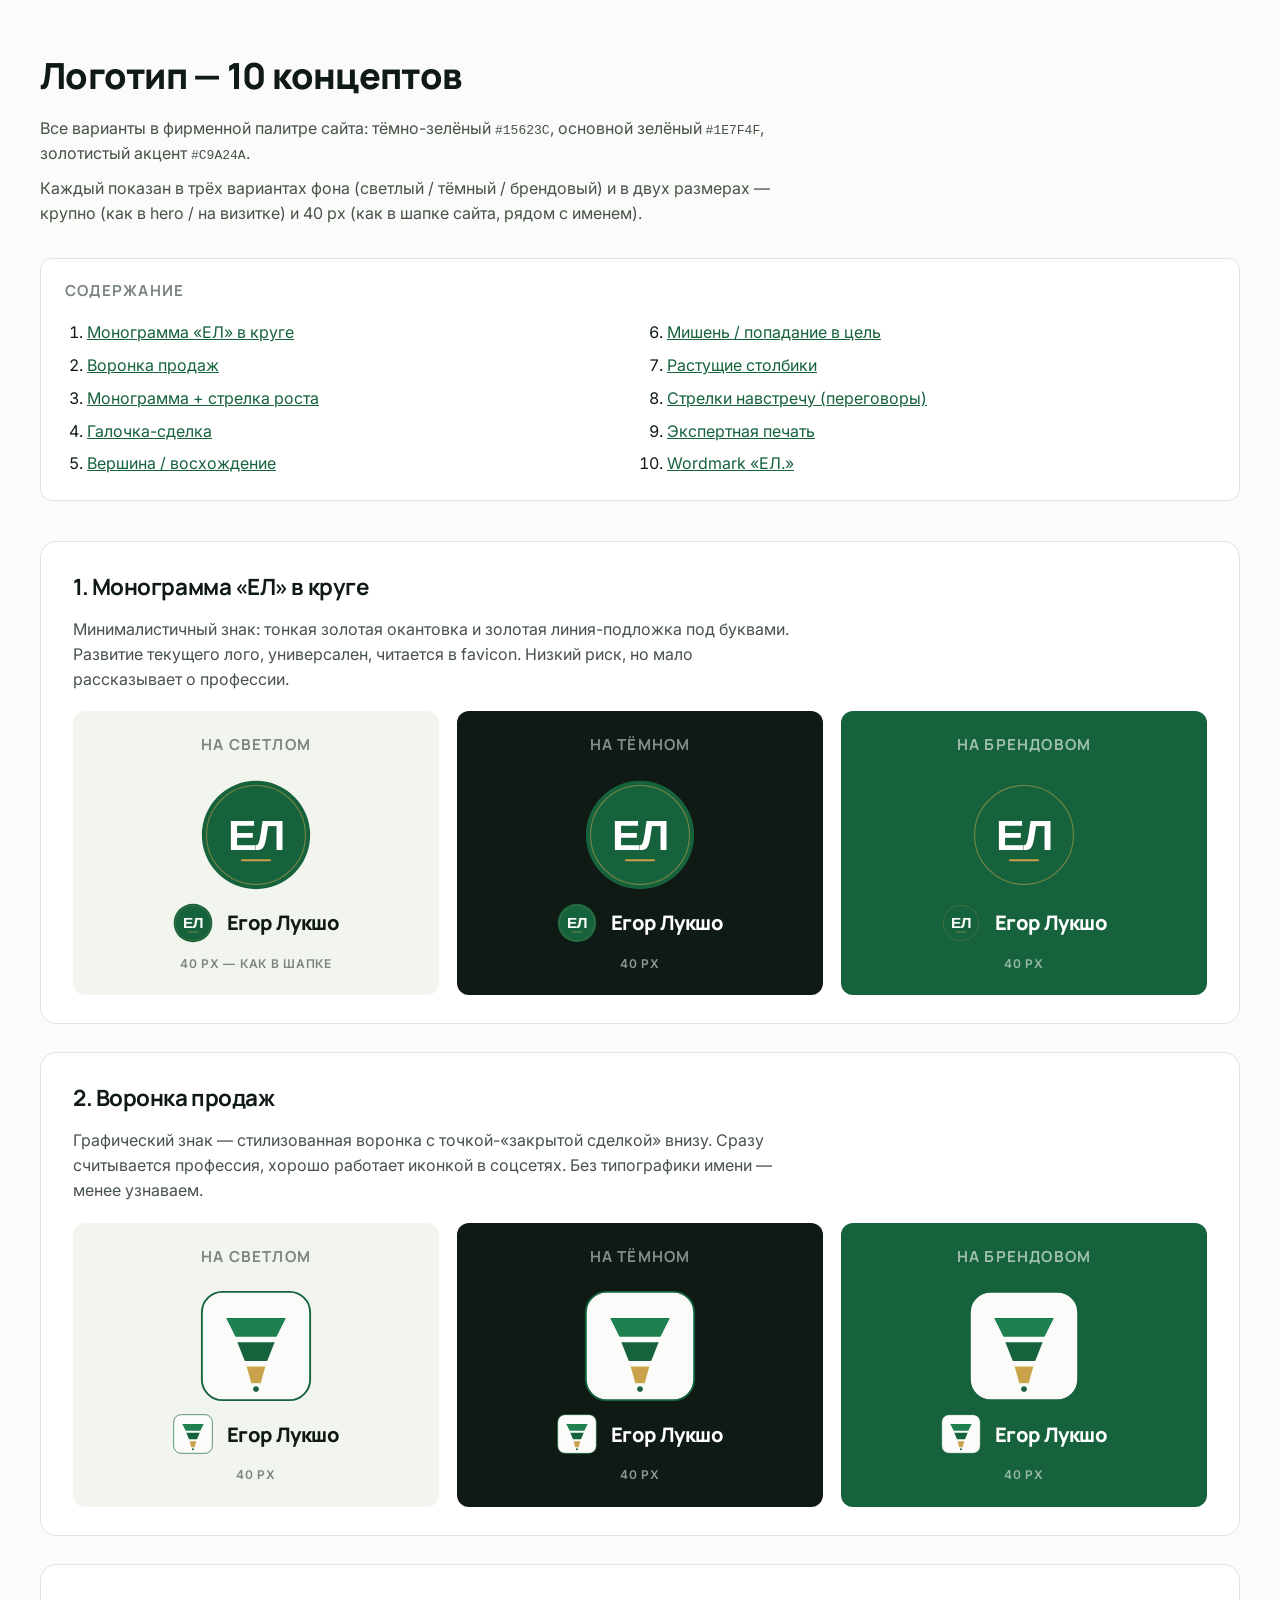
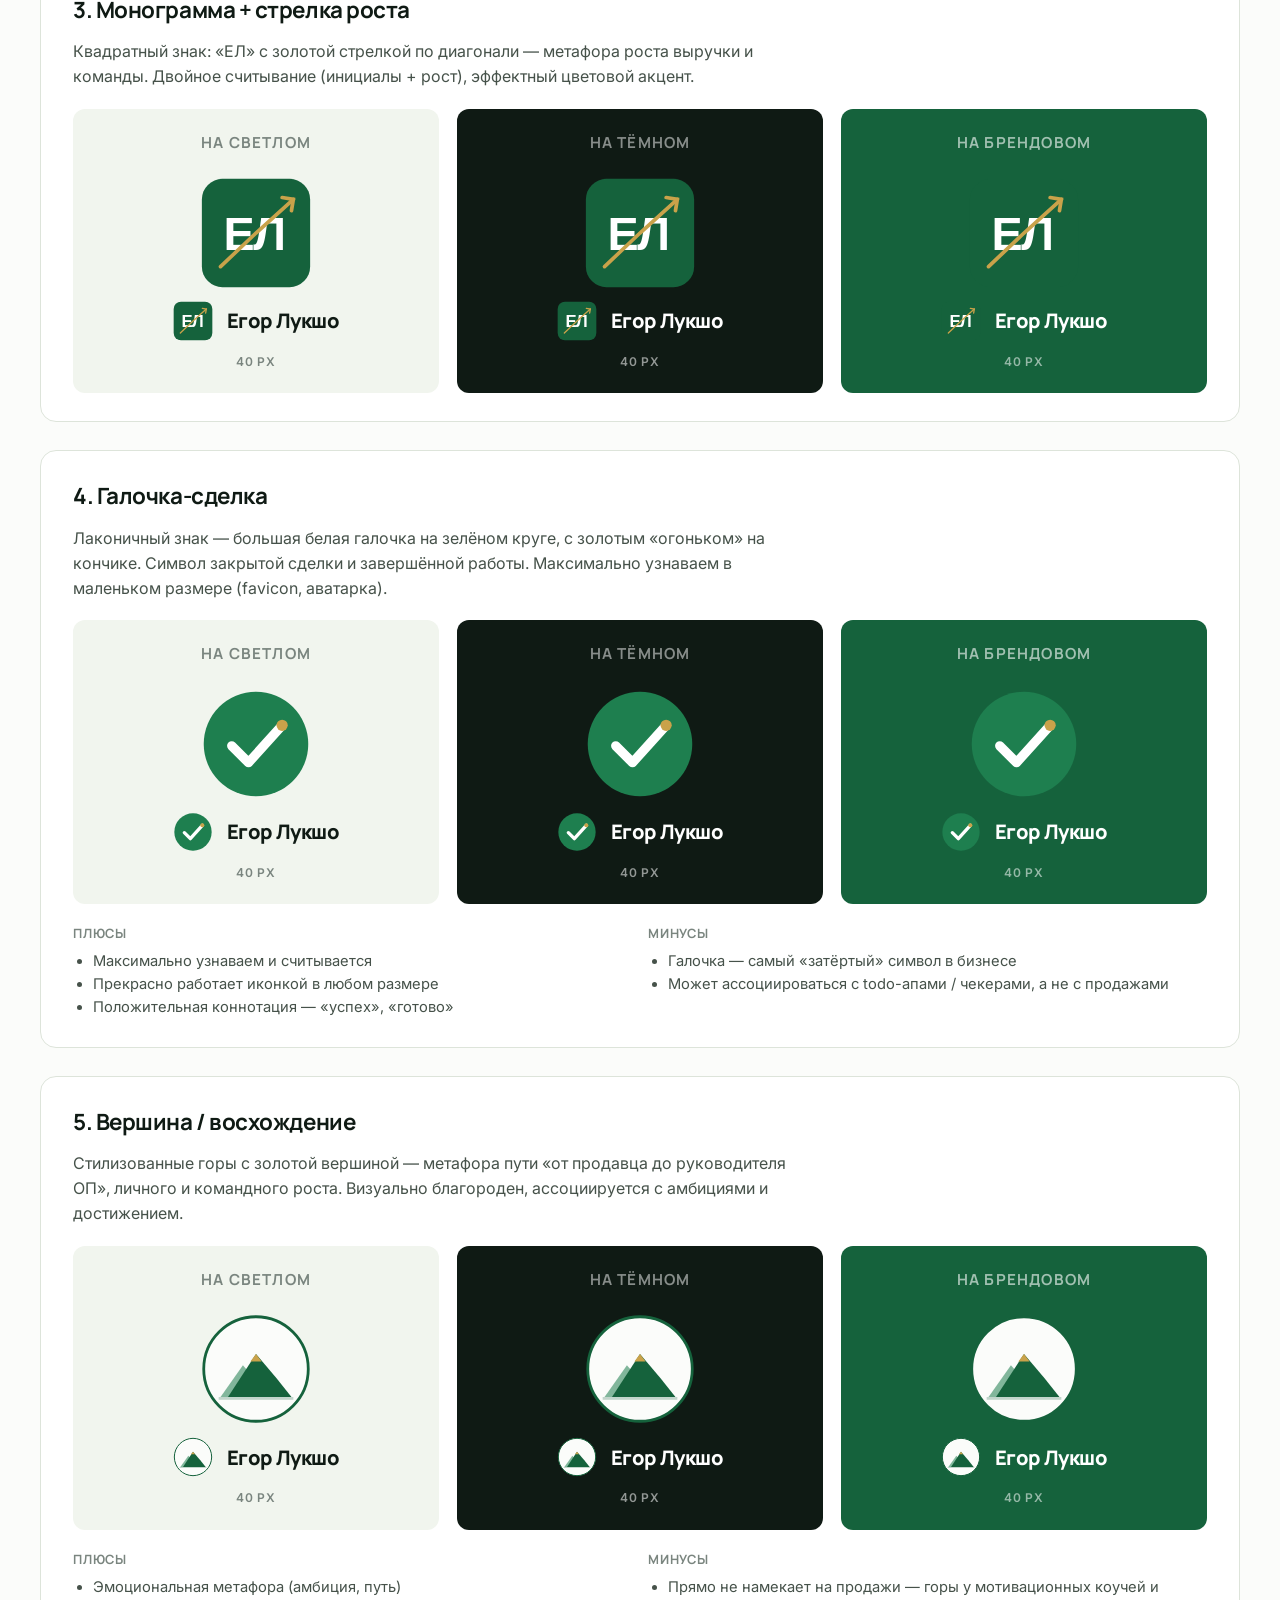
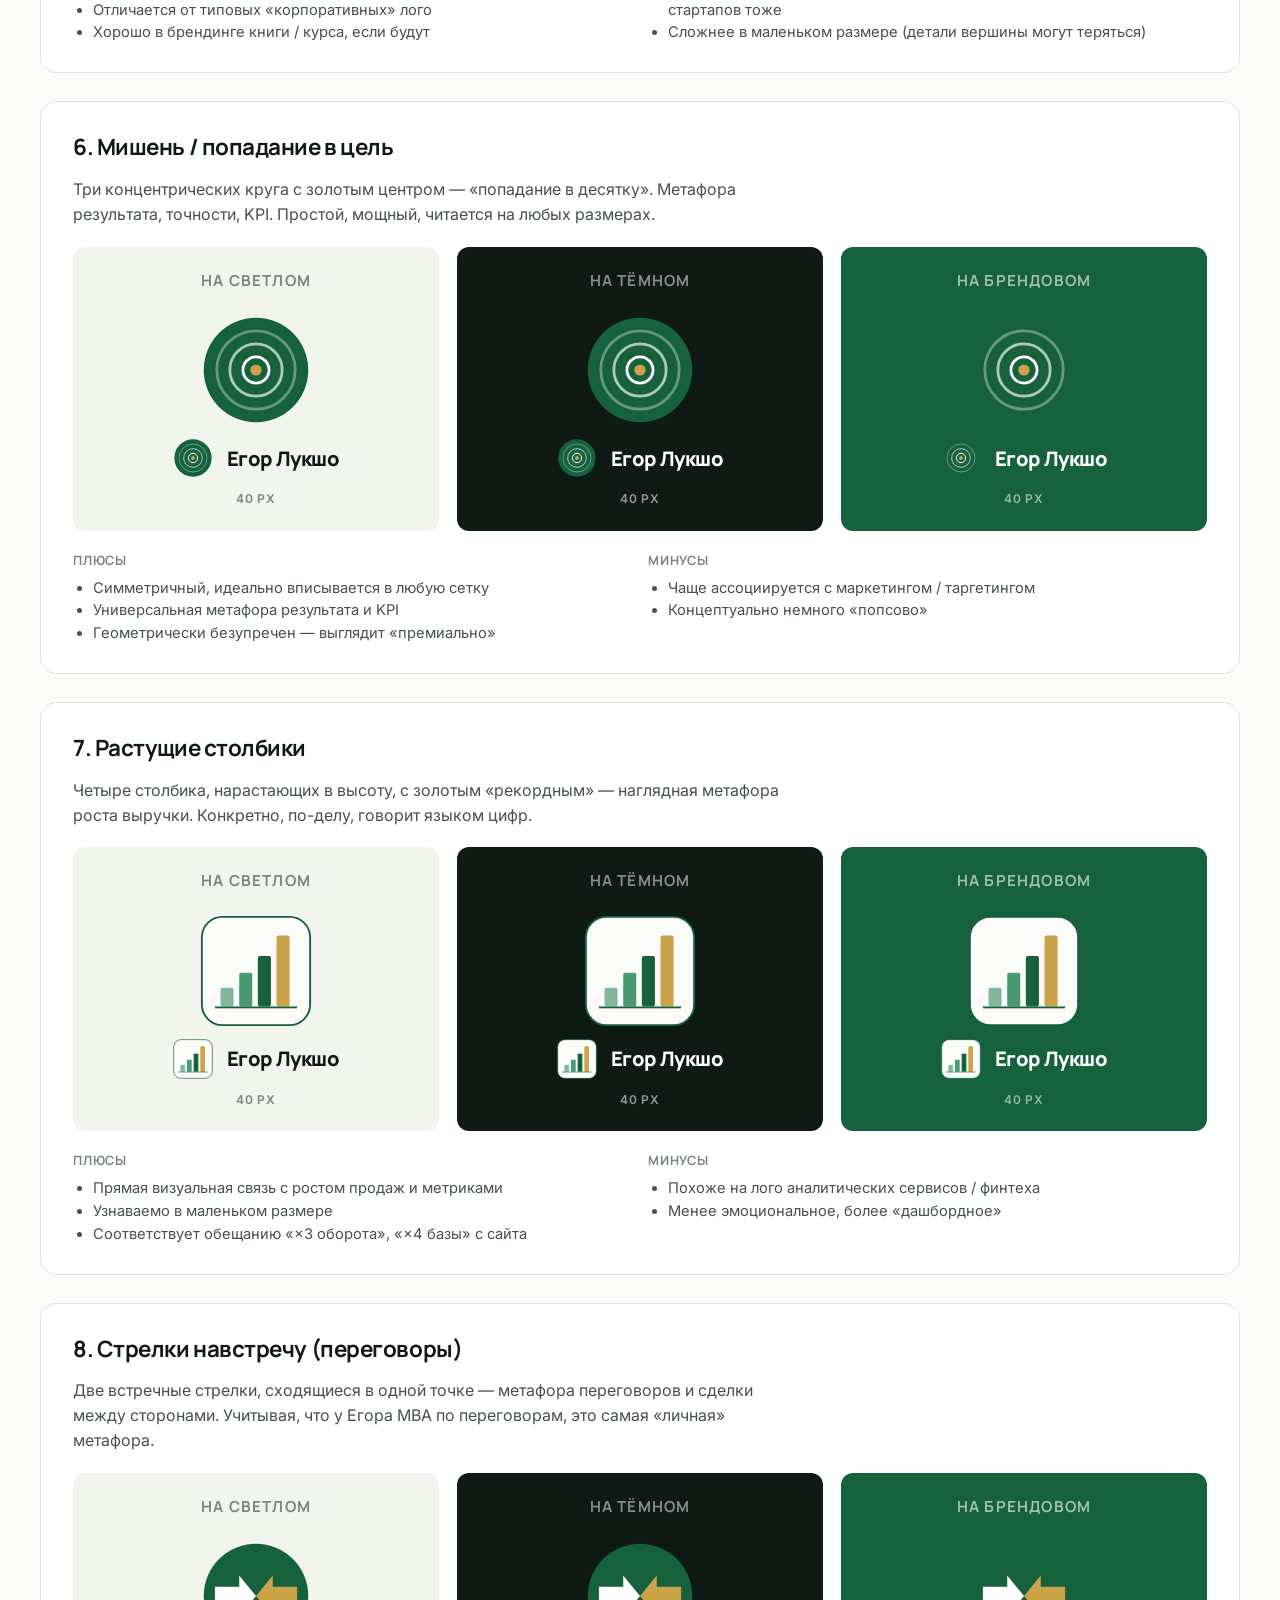
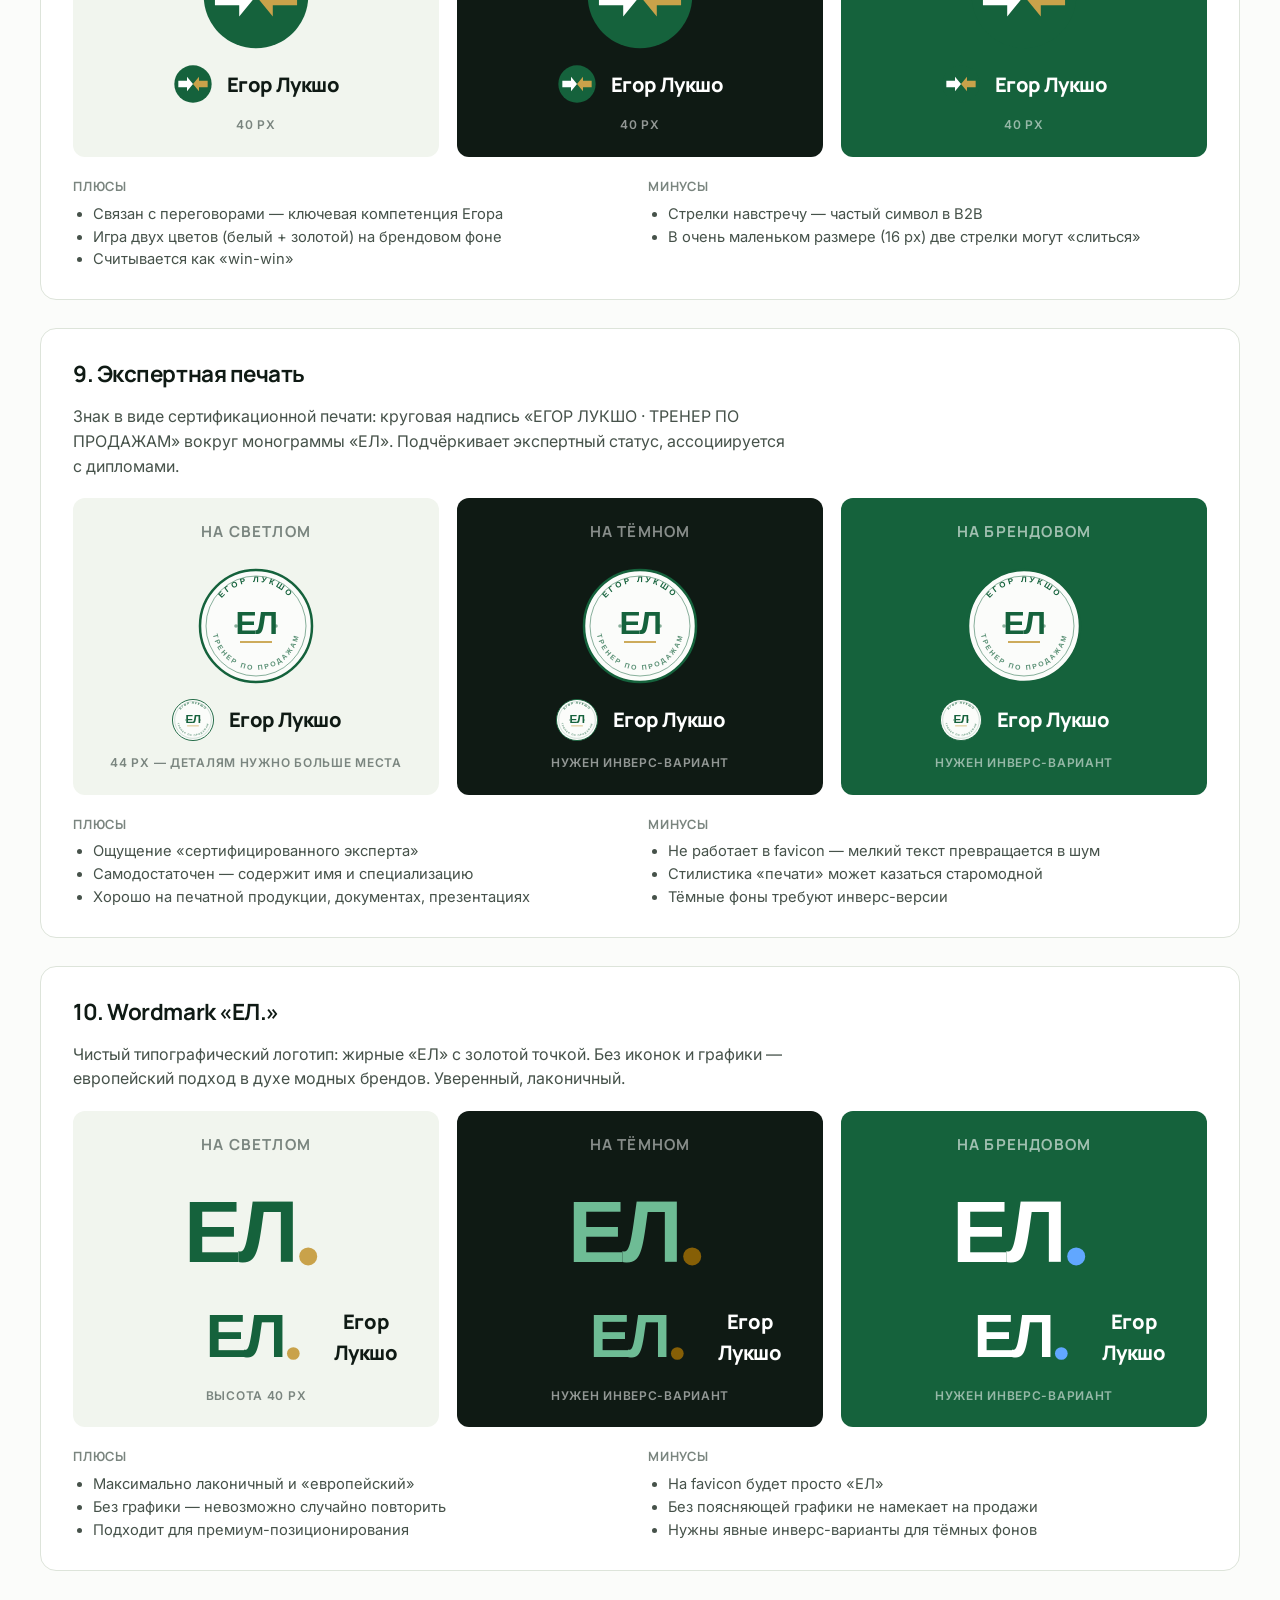
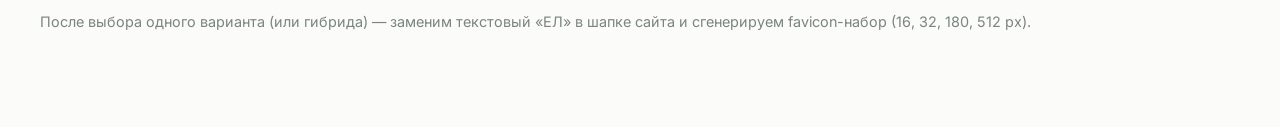
<file: project/salesman/05-build/logo-concepts/index.html>
<!doctype html>
<html lang="ru">
<head>
<meta charset="utf-8">
<meta name="viewport" content="width=device-width,initial-scale=1">
<title>Логотип — 10 концептов · Егор Лукшо</title>
<link rel="stylesheet" href="https://fonts.googleapis.com/css2?family=Inter:wght@400;500;600&family=Manrope:wght@600;700;800&display=swap">
<style>
  :root{
    --bg:#FBFCFA; --bg-alt:#F1F5EE; --ink:#0F1A14; --ink-soft:#46524A; --ink-mute:#7A857F;
    --line:#DDE4DA; --brand:#1E7F4F; --brand-deep:#15623C; --accent:#C9A24A;
  }
  *{box-sizing:border-box}
  body{margin:0; background:var(--bg); color:var(--ink); font-family:"Inter",system-ui,sans-serif; line-height:1.55; padding:48px 24px 80px}
  h1,h2,h3{font-family:"Manrope","Inter",sans-serif; letter-spacing:-.02em; margin:0 0 12px}
  h1{font-size:2.25rem; font-weight:800}
  h2{font-size:1.4rem; font-weight:700; margin-top:0}
  h3{font-size:.95rem; font-weight:700; text-transform:uppercase; letter-spacing:.08em; color:var(--ink-mute); margin:0 0 10px}
  a{color:var(--brand-deep)}
  .wrap{max-width:1200px; margin:0 auto}
  .intro{max-width:780px; color:var(--ink-soft); margin-bottom:32px}
  .intro p{margin:0 0 10px}
  .toc{background:#fff; border:1px solid var(--line); border-radius:12px; padding:20px 24px; margin-bottom:40px}
  .toc h3{margin-bottom:14px}
  .toc ol{margin:0; padding-left:22px; columns:2; column-gap:32px}
  @media (max-width:600px){.toc ol{columns:1}}
  .toc li{padding:4px 0; break-inside:avoid}
  .concept{background:#fff; border:1px solid var(--line); border-radius:16px; padding:28px 32px; margin-bottom:28px; scroll-margin-top:24px}
  .concept__head{margin-bottom:20px}
  .concept__head p{margin:0; color:var(--ink-soft); max-width:720px}
  .specs{display:grid; grid-template-columns:repeat(3,1fr); gap:18px; margin-top:18px}
  .spec{background:var(--bg-alt); border-radius:12px; padding:22px 18px; display:flex; flex-direction:column; align-items:center; gap:12px; text-align:center}
  .spec--dark{background:#0F1A14; color:#fff}
  .spec--dark h3{color:rgba(255,255,255,.5)}
  .spec--brand{background:var(--brand-deep); color:#fff}
  .spec--brand h3{color:rgba(255,255,255,.6)}
  .spec img{display:block; max-width:100%; height:auto}
  .with-wordmark{display:flex; align-items:center; gap:14px}
  .with-wordmark .name{font-family:"Manrope",sans-serif; font-weight:800; font-size:1.25rem; letter-spacing:-.02em}
  .spec--dark .name, .spec--brand .name{color:#fff}
  .label{font-size:.75rem; color:var(--ink-mute); text-transform:uppercase; letter-spacing:.06em; font-weight:600}
  .spec--dark .label, .spec--brand .label{color:rgba(255,255,255,.55)}
  .pros{display:grid; grid-template-columns:1fr 1fr; gap:16px; margin-top:20px}
  .pros ul{margin:0; padding-left:20px; color:var(--ink-soft); font-size:.92rem}
  .pros h4{margin:0 0 6px; font-size:.8rem; text-transform:uppercase; letter-spacing:.06em; color:var(--ink-mute); font-weight:700; font-family:"Manrope",sans-serif}
  @media (max-width:780px){
    .specs{grid-template-columns:1fr}
    .pros{grid-template-columns:1fr}
    body{padding:32px 14px 64px}
    .concept{padding:24px 20px}
  }
</style>
</head>
<body>
<div class="wrap">
  <h1>Логотип — 10 концептов</h1>
  <div class="intro">
    <p>Все варианты в фирменной палитре сайта: тёмно-зелёный <code>#15623C</code>, основной зелёный <code>#1E7F4F</code>, золотистый акцент <code>#C9A24A</code>.</p>
    <p>Каждый показан в трёх вариантах фона (светлый / тёмный / брендовый) и в двух размерах — крупно (как в hero / на визитке) и 40 px (как в шапке сайта, рядом с именем).</p>
  </div>

  <nav class="toc">
    <h3>Содержание</h3>
    <ol>
      <li><a href="#c1">Монограмма «ЕЛ» в круге</a></li>
      <li><a href="#c2">Воронка продаж</a></li>
      <li><a href="#c3">Монограмма + стрелка роста</a></li>
      <li><a href="#c4">Галочка-сделка</a></li>
      <li><a href="#c5">Вершина / восхождение</a></li>
      <li><a href="#c6">Мишень / попадание в цель</a></li>
      <li><a href="#c7">Растущие столбики</a></li>
      <li><a href="#c8">Стрелки навстречу (переговоры)</a></li>
      <li><a href="#c9">Экспертная печать</a></li>
      <li><a href="#c10">Wordmark «ЕЛ.»</a></li>
    </ol>
  </nav>

  <!-- 1 -->
  <section class="concept" id="c1">
    <div class="concept__head">
      <h2>1. Монограмма «ЕЛ» в круге</h2>
      <p>Минималистичный знак: тонкая золотая окантовка и золотая линия-подложка под буквами. Развитие текущего лого, универсален, читается в favicon. Низкий риск, но мало рассказывает о профессии.</p>
    </div>
    <div class="specs">
      <div class="spec"><h3>На светлом</h3><img src="logo-1-monogram.svg" width="112" height="112" alt=""><div class="with-wordmark"><img src="logo-1-monogram.svg" width="40" height="40" alt=""><span class="name">Егор Лукшо</span></div><span class="label">40 px — как в шапке</span></div>
      <div class="spec spec--dark"><h3>На тёмном</h3><img src="logo-1-monogram.svg" width="112" height="112" alt=""><div class="with-wordmark"><img src="logo-1-monogram.svg" width="40" height="40" alt=""><span class="name">Егор Лукшо</span></div><span class="label">40 px</span></div>
      <div class="spec spec--brand"><h3>На брендовом</h3><img src="logo-1-monogram.svg" width="112" height="112" alt=""><div class="with-wordmark"><img src="logo-1-monogram.svg" width="40" height="40" alt=""><span class="name">Егор Лукшо</span></div><span class="label">40 px</span></div>
    </div>
  </section>

  <!-- 2 -->
  <section class="concept" id="c2">
    <div class="concept__head">
      <h2>2. Воронка продаж</h2>
      <p>Графический знак — стилизованная воронка с точкой-«закрытой сделкой» внизу. Сразу считывается профессия, хорошо работает иконкой в соцсетях. Без типографики имени — менее узнаваем.</p>
    </div>
    <div class="specs">
      <div class="spec"><h3>На светлом</h3><img src="logo-2-funnel.svg" width="112" height="112" alt=""><div class="with-wordmark"><img src="logo-2-funnel.svg" width="40" height="40" alt=""><span class="name">Егор Лукшо</span></div><span class="label">40 px</span></div>
      <div class="spec spec--dark"><h3>На тёмном</h3><img src="logo-2-funnel.svg" width="112" height="112" alt=""><div class="with-wordmark"><img src="logo-2-funnel.svg" width="40" height="40" alt=""><span class="name">Егор Лукшо</span></div><span class="label">40 px</span></div>
      <div class="spec spec--brand"><h3>На брендовом</h3><img src="logo-2-funnel.svg" width="112" height="112" alt=""><div class="with-wordmark"><img src="logo-2-funnel.svg" width="40" height="40" alt=""><span class="name">Егор Лукшо</span></div><span class="label">40 px</span></div>
    </div>
  </section>

  <!-- 3 -->
  <section class="concept" id="c3">
    <div class="concept__head">
      <h2>3. Монограмма + стрелка роста</h2>
      <p>Квадратный знак: «ЕЛ» с золотой стрелкой по диагонали — метафора роста выручки и команды. Двойное считывание (инициалы + рост), эффектный цветовой акцент.</p>
    </div>
    <div class="specs">
      <div class="spec"><h3>На светлом</h3><img src="logo-3-arrow.svg" width="112" height="112" alt=""><div class="with-wordmark"><img src="logo-3-arrow.svg" width="40" height="40" alt=""><span class="name">Егор Лукшо</span></div><span class="label">40 px</span></div>
      <div class="spec spec--dark"><h3>На тёмном</h3><img src="logo-3-arrow.svg" width="112" height="112" alt=""><div class="with-wordmark"><img src="logo-3-arrow.svg" width="40" height="40" alt=""><span class="name">Егор Лукшо</span></div><span class="label">40 px</span></div>
      <div class="spec spec--brand"><h3>На брендовом</h3><img src="logo-3-arrow.svg" width="112" height="112" alt=""><div class="with-wordmark"><img src="logo-3-arrow.svg" width="40" height="40" alt=""><span class="name">Егор Лукшо</span></div><span class="label">40 px</span></div>
    </div>
  </section>

  <!-- 4 -->
  <section class="concept" id="c4">
    <div class="concept__head">
      <h2>4. Галочка-сделка</h2>
      <p>Лаконичный знак — большая белая галочка на зелёном круге, с золотым «огоньком» на кончике. Символ закрытой сделки и завершённой работы. Максимально узнаваем в маленьком размере (favicon, аватарка).</p>
    </div>
    <div class="specs">
      <div class="spec"><h3>На светлом</h3><img src="logo-4-check.svg" width="112" height="112" alt=""><div class="with-wordmark"><img src="logo-4-check.svg" width="40" height="40" alt=""><span class="name">Егор Лукшо</span></div><span class="label">40 px</span></div>
      <div class="spec spec--dark"><h3>На тёмном</h3><img src="logo-4-check.svg" width="112" height="112" alt=""><div class="with-wordmark"><img src="logo-4-check.svg" width="40" height="40" alt=""><span class="name">Егор Лукшо</span></div><span class="label">40 px</span></div>
      <div class="spec spec--brand"><h3>На брендовом</h3><img src="logo-4-check.svg" width="112" height="112" alt=""><div class="with-wordmark"><img src="logo-4-check.svg" width="40" height="40" alt=""><span class="name">Егор Лукшо</span></div><span class="label">40 px</span></div>
    </div>
    <div class="pros">
      <div><h4>Плюсы</h4><ul><li>Максимально узнаваем и считывается</li><li>Прекрасно работает иконкой в любом размере</li><li>Положительная коннотация — «успех», «готово»</li></ul></div>
      <div><h4>Минусы</h4><ul><li>Галочка — самый «затёртый» символ в бизнесе</li><li>Может ассоциироваться с todo-апами / чекерами, а не с продажами</li></ul></div>
    </div>
  </section>

  <!-- 5 -->
  <section class="concept" id="c5">
    <div class="concept__head">
      <h2>5. Вершина / восхождение</h2>
      <p>Стилизованные горы с золотой вершиной — метафора пути «от продавца до руководителя ОП», личного и командного роста. Визуально благороден, ассоциируется с амбициями и достижением.</p>
    </div>
    <div class="specs">
      <div class="spec"><h3>На светлом</h3><img src="logo-5-mountain.svg" width="112" height="112" alt=""><div class="with-wordmark"><img src="logo-5-mountain.svg" width="40" height="40" alt=""><span class="name">Егор Лукшо</span></div><span class="label">40 px</span></div>
      <div class="spec spec--dark"><h3>На тёмном</h3><img src="logo-5-mountain.svg" width="112" height="112" alt=""><div class="with-wordmark"><img src="logo-5-mountain.svg" width="40" height="40" alt=""><span class="name">Егор Лукшо</span></div><span class="label">40 px</span></div>
      <div class="spec spec--brand"><h3>На брендовом</h3><img src="logo-5-mountain.svg" width="112" height="112" alt=""><div class="with-wordmark"><img src="logo-5-mountain.svg" width="40" height="40" alt=""><span class="name">Егор Лукшо</span></div><span class="label">40 px</span></div>
    </div>
    <div class="pros">
      <div><h4>Плюсы</h4><ul><li>Эмоциональная метафора (амбиция, путь)</li><li>Отличается от типовых «корпоративных» лого</li><li>Хорошо в брендинге книги / курса, если будут</li></ul></div>
      <div><h4>Минусы</h4><ul><li>Прямо не намекает на продажи — горы у мотивационных коучей и стартапов тоже</li><li>Сложнее в маленьком размере (детали вершины могут теряться)</li></ul></div>
    </div>
  </section>

  <!-- 6 -->
  <section class="concept" id="c6">
    <div class="concept__head">
      <h2>6. Мишень / попадание в цель</h2>
      <p>Три концентрических круга с золотым центром — «попадание в десятку». Метафора результата, точности, KPI. Простой, мощный, читается на любых размерах.</p>
    </div>
    <div class="specs">
      <div class="spec"><h3>На светлом</h3><img src="logo-6-target.svg" width="112" height="112" alt=""><div class="with-wordmark"><img src="logo-6-target.svg" width="40" height="40" alt=""><span class="name">Егор Лукшо</span></div><span class="label">40 px</span></div>
      <div class="spec spec--dark"><h3>На тёмном</h3><img src="logo-6-target.svg" width="112" height="112" alt=""><div class="with-wordmark"><img src="logo-6-target.svg" width="40" height="40" alt=""><span class="name">Егор Лукшо</span></div><span class="label">40 px</span></div>
      <div class="spec spec--brand"><h3>На брендовом</h3><img src="logo-6-target.svg" width="112" height="112" alt=""><div class="with-wordmark"><img src="logo-6-target.svg" width="40" height="40" alt=""><span class="name">Егор Лукшо</span></div><span class="label">40 px</span></div>
    </div>
    <div class="pros">
      <div><h4>Плюсы</h4><ul><li>Симметричный, идеально вписывается в любую сетку</li><li>Универсальная метафора результата и KPI</li><li>Геометрически безупречен — выглядит «премиально»</li></ul></div>
      <div><h4>Минусы</h4><ul><li>Чаще ассоциируется с маркетингом / таргетингом</li><li>Концептуально немного «попсово»</li></ul></div>
    </div>
  </section>

  <!-- 7 -->
  <section class="concept" id="c7">
    <div class="concept__head">
      <h2>7. Растущие столбики</h2>
      <p>Четыре столбика, нарастающих в высоту, с золотым «рекордным» — наглядная метафора роста выручки. Конкретно, по-делу, говорит языком цифр.</p>
    </div>
    <div class="specs">
      <div class="spec"><h3>На светлом</h3><img src="logo-7-bars.svg" width="112" height="112" alt=""><div class="with-wordmark"><img src="logo-7-bars.svg" width="40" height="40" alt=""><span class="name">Егор Лукшо</span></div><span class="label">40 px</span></div>
      <div class="spec spec--dark"><h3>На тёмном</h3><img src="logo-7-bars.svg" width="112" height="112" alt=""><div class="with-wordmark"><img src="logo-7-bars.svg" width="40" height="40" alt=""><span class="name">Егор Лукшо</span></div><span class="label">40 px</span></div>
      <div class="spec spec--brand"><h3>На брендовом</h3><img src="logo-7-bars.svg" width="112" height="112" alt=""><div class="with-wordmark"><img src="logo-7-bars.svg" width="40" height="40" alt=""><span class="name">Егор Лукшо</span></div><span class="label">40 px</span></div>
    </div>
    <div class="pros">
      <div><h4>Плюсы</h4><ul><li>Прямая визуальная связь с ростом продаж и метриками</li><li>Узнаваемо в маленьком размере</li><li>Соответствует обещанию «×3 оборота», «×4 базы» с сайта</li></ul></div>
      <div><h4>Минусы</h4><ul><li>Похоже на лого аналитических сервисов / финтеха</li><li>Менее эмоциональное, более «дашбордное»</li></ul></div>
    </div>
  </section>

  <!-- 8 -->
  <section class="concept" id="c8">
    <div class="concept__head">
      <h2>8. Стрелки навстречу (переговоры)</h2>
      <p>Две встречные стрелки, сходящиеся в одной точке — метафора переговоров и сделки между сторонами. Учитывая, что у Егора MBA по переговорам, это самая «личная» метафора.</p>
    </div>
    <div class="specs">
      <div class="spec"><h3>На светлом</h3><img src="logo-8-handshake.svg" width="112" height="112" alt=""><div class="with-wordmark"><img src="logo-8-handshake.svg" width="40" height="40" alt=""><span class="name">Егор Лукшо</span></div><span class="label">40 px</span></div>
      <div class="spec spec--dark"><h3>На тёмном</h3><img src="logo-8-handshake.svg" width="112" height="112" alt=""><div class="with-wordmark"><img src="logo-8-handshake.svg" width="40" height="40" alt=""><span class="name">Егор Лукшо</span></div><span class="label">40 px</span></div>
      <div class="spec spec--brand"><h3>На брендовом</h3><img src="logo-8-handshake.svg" width="112" height="112" alt=""><div class="with-wordmark"><img src="logo-8-handshake.svg" width="40" height="40" alt=""><span class="name">Егор Лукшо</span></div><span class="label">40 px</span></div>
    </div>
    <div class="pros">
      <div><h4>Плюсы</h4><ul><li>Связан с переговорами — ключевая компетенция Егора</li><li>Игра двух цветов (белый + золотой) на брендовом фоне</li><li>Считывается как «win-win»</li></ul></div>
      <div><h4>Минусы</h4><ul><li>Стрелки навстречу — частый символ в B2B</li><li>В очень маленьком размере (16 px) две стрелки могут «слиться»</li></ul></div>
    </div>
  </section>

  <!-- 9 -->
  <section class="concept" id="c9">
    <div class="concept__head">
      <h2>9. Экспертная печать</h2>
      <p>Знак в виде сертификационной печати: круговая надпись «ЕГОР ЛУКШО · ТРЕНЕР ПО ПРОДАЖАМ» вокруг монограммы «ЕЛ». Подчёркивает экспертный статус, ассоциируется с дипломами.</p>
    </div>
    <div class="specs">
      <div class="spec"><h3>На светлом</h3><img src="logo-9-stamp.svg" width="120" height="120" alt=""><div class="with-wordmark"><img src="logo-9-stamp.svg" width="44" height="44" alt=""><span class="name">Егор Лукшо</span></div><span class="label">44 px — деталям нужно больше места</span></div>
      <div class="spec spec--dark"><h3>На тёмном</h3><img src="logo-9-stamp.svg" width="120" height="120" alt=""><div class="with-wordmark"><img src="logo-9-stamp.svg" width="44" height="44" alt=""><span class="name">Егор Лукшо</span></div><span class="label">нужен инверс-вариант</span></div>
      <div class="spec spec--brand"><h3>На брендовом</h3><img src="logo-9-stamp.svg" width="120" height="120" alt=""><div class="with-wordmark"><img src="logo-9-stamp.svg" width="44" height="44" alt=""><span class="name">Егор Лукшо</span></div><span class="label">нужен инверс-вариант</span></div>
    </div>
    <div class="pros">
      <div><h4>Плюсы</h4><ul><li>Ощущение «сертифицированного эксперта»</li><li>Самодостаточен — содержит имя и специализацию</li><li>Хорошо на печатной продукции, документах, презентациях</li></ul></div>
      <div><h4>Минусы</h4><ul><li>Не работает в favicon — мелкий текст превращается в шум</li><li>Стилистика «печати» может казаться старомодной</li><li>Тёмные фоны требуют инверс-версии</li></ul></div>
    </div>
  </section>

  <!-- 10 -->
  <section class="concept" id="c10">
    <div class="concept__head">
      <h2>10. Wordmark «ЕЛ.»</h2>
      <p>Чистый типографический логотип: жирные «ЕЛ» с золотой точкой. Без иконок и графики — европейский подход в духе модных брендов. Уверенный, лаконичный.</p>
    </div>
    <div class="specs">
      <div class="spec"><h3>На светлом</h3><img src="logo-10-wordmark.svg" width="180" alt=""><div class="with-wordmark"><img src="logo-10-wordmark.svg" height="40" alt=""><span class="name">Егор Лукшо</span></div><span class="label">высота 40 px</span></div>
      <div class="spec spec--dark"><h3>На тёмном</h3><img src="logo-10-wordmark.svg" width="180" alt="" style="filter:invert(.92) hue-rotate(180deg) saturate(1.2)"><div class="with-wordmark"><img src="logo-10-wordmark.svg" height="40" alt="" style="filter:invert(.92) hue-rotate(180deg) saturate(1.2)"><span class="name">Егор Лукшо</span></div><span class="label">нужен инверс-вариант</span></div>
      <div class="spec spec--brand"><h3>На брендовом</h3><img src="logo-10-wordmark.svg" width="180" alt="" style="filter:invert(1) brightness(1.8)"><div class="with-wordmark"><img src="logo-10-wordmark.svg" height="40" alt="" style="filter:invert(1) brightness(1.8)"><span class="name">Егор Лукшо</span></div><span class="label">нужен инверс-вариант</span></div>
    </div>
    <div class="pros">
      <div><h4>Плюсы</h4><ul><li>Максимально лаконичный и «европейский»</li><li>Без графики — невозможно случайно повторить</li><li>Подходит для премиум-позиционирования</li></ul></div>
      <div><h4>Минусы</h4><ul><li>На favicon будет просто «ЕЛ»</li><li>Без поясняющей графики не намекает на продажи</li><li>Нужны явные инверс-варианты для тёмных фонов</li></ul></div>
    </div>
  </section>

  <p style="color:var(--ink-mute); font-size:.9rem; margin-top:40px">
    После выбора одного варианта (или гибрида) — заменим текстовый «ЕЛ» в шапке сайта и сгенерируем favicon-набор (16, 32, 180, 512 px).
  </p>
</div>
</body>
</html>
</file>
<file: project/salesman/05-build/assets/styles.css>
/* ===== Tokens ===== */
:root{
  --bg:#FBFCFA; --bg-alt:#F1F5EE; --surface:#FFFFFF;
  --ink:#0F1A14; --ink-soft:#46524A; --ink-mute:#7A857F;
  --line:#DDE4DA;
  --brand:#1E7F4F; --brand-deep:#15623C; --brand-soft:#E2F2E9;
  --accent:#C9A24A; --danger:#B0463C; --focus:#1E7F4F;

  --fs-xs:.875rem; --fs-sm:1rem; --fs-md:1.125rem;
  --fs-lg:1.5rem; --fs-xl:2rem; --fs-2xl:2.75rem; --fs-3xl:4rem;
  --fs-hero:clamp(2.25rem, 5vw + 1rem, 4.5rem);

  --r-sm:8px; --r-md:16px; --r-pill:999px;
  --shadow-sm:0 1px 2px rgba(15,26,20,.04),0 1px 1px rgba(15,26,20,.03);
  --shadow-md:0 8px 24px rgba(15,26,20,.06),0 2px 6px rgba(15,26,20,.04);

  --container:1200px;
}

/* ===== Base ===== */
*,*::before,*::after{box-sizing:border-box}
html{scroll-behavior:smooth}
body{
  margin:0; background:var(--bg); color:var(--ink);
  font-family:"Inter",system-ui,-apple-system,"Segoe UI",sans-serif;
  font-size:var(--fs-sm); line-height:1.6;
  -webkit-font-smoothing:antialiased; -moz-osx-font-smoothing:grayscale;
}
img,video,iframe{max-width:100%; display:block}
a{color:var(--brand-deep); text-decoration:none}
a:hover{color:var(--brand)}
button{font:inherit; cursor:pointer}
:focus-visible{outline:2px solid var(--focus); outline-offset:3px; border-radius:4px}

.skip-link{
  position:absolute; left:-9999px; top:0; padding:8px 12px;
  background:var(--brand); color:#fff; z-index:1000; border-radius:0 0 8px 0;
}
.skip-link:focus{left:0}

.container{max-width:var(--container); margin:0 auto; padding:0 24px}
@media (max-width:767px){.container{padding:0 16px}}

/* ===== Type ===== */
.h1, .h2, .h3, .h4, .eyebrow, .logo__name, .metric__num, .case__num{
  font-family:"Manrope","Inter",sans-serif; letter-spacing:-.02em;
}
.h1{font-size:var(--fs-hero); font-weight:800; line-height:1.05; margin:0 0 20px}
.h2{font-size:var(--fs-2xl); font-weight:800; line-height:1.1; margin:0 0 32px}
.h3{font-size:var(--fs-xl); font-weight:700; line-height:1.2; margin:0 0 12px}
.h4{font-size:var(--fs-lg); font-weight:700; margin:0 0 12px}
.eyebrow{
  font-size:var(--fs-xs); font-weight:600; letter-spacing:.08em;
  text-transform:uppercase; color:var(--brand-deep); margin:0 0 16px;
}
.lead{font-size:var(--fs-md); color:var(--ink-soft); margin:0 0 28px; max-width:60ch}
.section__lead{font-size:var(--fs-md); color:var(--ink-soft); margin:-12px 0 32px; max-width:60ch}

/* ===== Header ===== */
.hdr{
  position:sticky; top:0; z-index:50; background:rgba(251,252,250,.85);
  backdrop-filter:saturate(180%) blur(10px);
  -webkit-backdrop-filter:saturate(180%) blur(10px);
  border-bottom:1px solid transparent; transition:border-color .2s, box-shadow .2s;
}
.hdr.is-scrolled{border-bottom-color:var(--line); box-shadow:var(--shadow-sm)}
.hdr__inner{display:flex; align-items:center; gap:24px; height:72px}
.logo{display:flex; align-items:center; gap:12px; color:var(--ink); font-weight:700}
.logo__mark{
  display:inline-flex; align-items:center; justify-content:center;
  width:36px; height:36px; border-radius:50%;
  background:var(--brand-soft); color:var(--brand-deep);
  font-weight:800; font-size:.85rem; letter-spacing:.04em;
}
.logo__name{font-size:var(--fs-sm); font-weight:700}
.nav{display:flex; gap:24px; margin-left:auto}
.nav a{color:var(--ink-soft); font-weight:500; font-size:var(--fs-sm)}
.nav a:hover{color:var(--ink)}
.hdr__cta{margin-left:8px}
.burger{display:none; background:none; border:0; padding:8px; gap:5px; flex-direction:column; margin-left:auto}
.burger span{display:block; width:24px; height:2px; background:var(--ink); border-radius:2px; transition:transform .25s, opacity .2s}
@media (max-width:1024px){
  .nav{
    position:fixed; top:72px; right:0; bottom:0; width:min(320px,80vw);
    flex-direction:column; gap:8px; padding:24px; background:var(--bg);
    border-left:1px solid var(--line); box-shadow:var(--shadow-md);
    transform:translateX(100%); transition:transform .25s ease;
  }
  .nav a{padding:12px 8px; font-size:var(--fs-md)}
  .nav.is-open{transform:translateX(0)}
  .burger{display:flex}
  .hdr__cta{display:none}
}

/* ===== Buttons ===== */
.btn{
  display:inline-flex; align-items:center; justify-content:center; gap:8px;
  padding:14px 24px; border-radius:var(--r-pill); font-weight:600;
  border:1.5px solid transparent; transition:background .2s, color .2s, transform .15s, box-shadow .2s;
  white-space:nowrap;
}
.btn--primary{background:var(--brand); color:#fff}
.btn--primary:hover{background:var(--brand-deep); color:#fff; box-shadow:var(--shadow-md)}
.btn--ghost{background:transparent; color:var(--ink); border-color:var(--ink)}
.btn--ghost:hover{background:var(--ink); color:#fff}
.btn--sm{padding:10px 18px; font-size:var(--fs-xs)}
.btn--full{width:100%}

.link-arrow{
  display:inline-flex; align-items:center; gap:6px; margin-top:auto;
  color:var(--brand-deep); font-weight:600;
}
.link-arrow::after{content:"→"; transition:transform .2s}
.link-arrow:hover::after{transform:translateX(4px)}

/* ===== Hero ===== */
.hero{position:relative; padding:64px 0 96px; overflow:hidden}
.hero__decor{
  position:absolute; top:-120px; right:-120px; width:520px; height:520px;
  background:radial-gradient(closest-side, var(--brand-soft), transparent 70%);
  pointer-events:none; z-index:0;
}
.hero__inner{position:relative; z-index:1; display:grid; grid-template-columns:1.2fr 1fr; gap:48px; align-items:center}
.hero__cta{display:flex; gap:12px; flex-wrap:wrap; margin-bottom:32px}
.trust{list-style:none; padding:0; margin:0; display:flex; flex-wrap:wrap; gap:16px 24px; color:var(--ink-soft); font-size:var(--fs-sm)}
.trust li{display:inline-flex; align-items:center; gap:8px}
.trust svg{width:18px; height:18px; color:var(--brand)}
.hero__photo{position:relative}
.hero__photo img{width:100%; aspect-ratio:4/5; object-fit:cover; border-radius:var(--r-md); box-shadow:var(--shadow-md)}
.hero__badge{
  position:absolute; left:-12px; bottom:24px;
  background:var(--brand); color:#fff; font-family:"Manrope",sans-serif;
  font-weight:800; font-size:var(--fs-xl); line-height:1;
  padding:14px 18px; border-radius:var(--r-md); box-shadow:var(--shadow-md);
}
.hero__badge span{display:block; font-size:var(--fs-xs); font-weight:600; opacity:.85; margin-top:4px}
@media (max-width:900px){
  .hero{padding:32px 0 64px}
  .hero__inner{grid-template-columns:1fr; gap:32px}
  .hero__photo{order:2}
  .hero__photo img{aspect-ratio:3/4; max-height:60vh}
}

/* ===== Sections ===== */
.section{padding:96px 0}
.section--alt{background:var(--bg-alt)}
@media (max-width:767px){.section{padding:64px 0}}

/* ===== About ===== */
.about__grid{display:grid; grid-template-columns:1.4fr 1fr; gap:48px; align-items:start}
.about__text p{margin:0 0 16px; font-size:var(--fs-md); color:var(--ink-soft)}
.credo{
  margin:0; padding:28px 32px; background:var(--brand-soft);
  border-left:4px solid var(--brand); border-radius:var(--r-md);
  font-family:"Manrope",sans-serif; font-weight:600; font-size:var(--fs-md);
  color:var(--ink); line-height:1.5;
}
.credo p{margin:0}
@media (max-width:900px){.about__grid{grid-template-columns:1fr}}

/* ===== Metrics ===== */
.metrics{list-style:none; padding:0; margin:0; display:grid; grid-template-columns:repeat(4,1fr); gap:24px}
.metric{
  background:var(--surface); border:1px solid var(--line); border-radius:var(--r-md);
  padding:28px; transition:transform .2s, box-shadow .2s;
}
.metric:hover{transform:translateY(-2px); box-shadow:var(--shadow-md)}
.metric__num{display:block; font-size:var(--fs-2xl); font-weight:800; color:var(--brand); line-height:1; margin-bottom:8px}
.metric__label{color:var(--ink-soft); font-size:var(--fs-sm)}
@media (max-width:767px){.metrics{grid-template-columns:repeat(2,1fr); gap:16px}}

/* ===== Services ===== */
.services{display:grid; grid-template-columns:repeat(2,1fr); gap:24px}
.service{
  background:var(--surface); border:1px solid var(--line); border-radius:var(--r-md);
  padding:32px; display:flex; flex-direction:column; gap:12px;
  position:relative; transition:transform .2s, box-shadow .2s, border-color .2s;
  overflow:hidden;
}
.service::before{
  content:""; position:absolute; top:0; left:0; right:0; height:3px;
  background:var(--brand); transform:scaleX(0); transform-origin:left; transition:transform .25s ease;
}
.service:hover{transform:translateY(-2px); box-shadow:var(--shadow-md); border-color:transparent}
.service:hover::before{transform:scaleX(1)}
.service__sub{margin:0; color:var(--ink-mute); font-size:var(--fs-xs); font-weight:600; letter-spacing:.08em; text-transform:uppercase}
.service p{margin:0; color:var(--ink-soft)}
.service__topline{font-weight:600; color:var(--ink) !important; margin-top:8px !important}
.service__formats{font-size:var(--fs-xs); color:var(--ink-mute) !important}
.service__price{
  margin-top:8px !important; padding:12px 14px; border-radius:var(--r-sm);
  background:var(--brand-soft); color:var(--ink) !important;
  font-size:var(--fs-sm); line-height:1.45;
}
.service__price b{color:var(--brand-deep); font-weight:700; white-space:nowrap}
.service__price-lbl{
  display:inline-block; font-size:var(--fs-xs); font-weight:700;
  letter-spacing:.06em; text-transform:uppercase; color:var(--brand-deep);
  margin-right:6px;
}
.service__price--multi{display:flex; flex-direction:column; gap:8px}
.service__price--multi > div + div{padding-top:8px; border-top:1px solid rgba(30,127,79,.18)}
.ticks{list-style:none; padding:0; margin:0; display:flex; flex-direction:column; gap:8px}
.ticks li{position:relative; padding-left:24px; color:var(--ink-soft)}
.ticks li::before{
  content:""; position:absolute; left:0; top:.5em; width:14px; height:14px;
  background:var(--brand); mask:url("data:image/svg+xml,%3Csvg xmlns='http://www.w3.org/2000/svg' viewBox='0 0 24 24'%3E%3Cpath fill='none' stroke='black' stroke-width='3' stroke-linecap='round' stroke-linejoin='round' d='M5 12l5 5L20 7'/%3E%3C/svg%3E") center/contain no-repeat;
  -webkit-mask:url("data:image/svg+xml,%3Csvg xmlns='http://www.w3.org/2000/svg' viewBox='0 0 24 24'%3E%3Cpath fill='none' stroke='black' stroke-width='3' stroke-linecap='round' stroke-linejoin='round' d='M5 12l5 5L20 7'/%3E%3C/svg%3E") center/contain no-repeat;
}
@media (max-width:900px){.services{grid-template-columns:1fr}}

/* ===== Chips ===== */
.chips-block{margin-bottom:24px}
.chips-title{font-size:var(--fs-xs); font-weight:700; letter-spacing:.08em; text-transform:uppercase; color:var(--ink-mute); margin:0 0 12px}
.chips{list-style:none; padding:0; margin:0; display:flex; flex-wrap:wrap; gap:8px}
.chips li{background:var(--brand-soft); color:var(--brand-deep); padding:8px 16px; border-radius:var(--r-pill); font-size:var(--fs-sm); font-weight:500}
.chips--alt li{background:var(--surface); color:var(--ink); border:1px solid var(--line)}

/* ===== Cases ===== */
.cases{display:flex; flex-direction:column; gap:24px}
.case{
  background:var(--surface); border:1px solid var(--line); border-radius:var(--r-md);
  padding:40px; display:grid; grid-template-columns:200px 1fr; gap:32px; align-items:start;
}
.case__num{font-size:var(--fs-3xl); font-weight:800; color:var(--brand); line-height:1}
.case__body p{margin:0 0 12px; color:var(--ink-soft)}
.case__body p:last-child{margin:0}
.case__body b{color:var(--ink)}
.case__body .ticks{margin-top:8px}
@media (max-width:767px){
  .case{grid-template-columns:1fr; padding:28px; gap:16px}
  .case__num{font-size:var(--fs-2xl)}
}

/* ===== Timeline ===== */
.timeline{list-style:none; padding:0; margin:0; position:relative}
.timeline::before{content:""; position:absolute; left:32px; top:8px; bottom:8px; width:2px; background:var(--line)}
.timeline li{position:relative; padding:8px 0 24px 88px; color:var(--ink-soft)}
.timeline__year{
  position:absolute; left:0; top:0; width:64px; height:64px; border-radius:50%;
  background:var(--brand-soft); color:var(--brand-deep);
  display:flex; align-items:center; justify-content:center;
  font-family:"Manrope",sans-serif; font-weight:700; font-size:.95rem;
}
.timeline li b{color:var(--ink)}

/* ===== Video ===== */
.videos{display:grid; grid-template-columns:repeat(2,1fr); gap:24px}
.video-card{margin:0}
.video-frame, .video-card video{
  border-radius:var(--r-md); overflow:hidden; box-shadow:var(--shadow-md);
  background:#000; width:100%;
}
.video-frame{position:relative; aspect-ratio:16/9}
.video-frame iframe{position:absolute; inset:0; width:100%; height:100%; border:0}
.video-card video{aspect-ratio:16/9; object-fit:cover}
.video-card figcaption{margin-top:12px; color:var(--ink-soft); font-size:var(--fs-sm)}
@media (max-width:767px){.videos{grid-template-columns:1fr}}

/* ===== Gallery ===== */
.gallery{
  list-style:none; padding:0; margin:0;
  display:grid; grid-template-columns:repeat(3,1fr); gap:16px;
}
.gallery li{margin:0}
.gallery button{
  border:0; padding:0; background:none; width:100%; aspect-ratio:1/1;
  border-radius:var(--r-md); overflow:hidden; cursor:zoom-in;
  transition:transform .2s, box-shadow .2s;
}
.gallery button:hover{transform:scale(1.02); box-shadow:var(--shadow-md)}
.gallery img{width:100%; height:100%; object-fit:cover}
@media (max-width:767px){.gallery{grid-template-columns:repeat(2,1fr); gap:8px}}

/* ===== Events ===== */
.events{list-style:none; padding:0; margin:0; display:flex; flex-direction:column; gap:16px}
.event{
  background:var(--surface); border:1px solid var(--line); border-radius:var(--r-md); padding:24px 28px;
  display:flex; gap:24px; align-items:flex-start;
}
.event__date{
  flex:0 0 200px; color:var(--brand-deep); font-weight:700;
  font-family:"Manrope",sans-serif; font-size:var(--fs-sm);
}
.event p{margin:0; color:var(--ink-soft)}
.event b{color:var(--ink)}
@media (max-width:767px){.event{flex-direction:column; gap:8px} .event__date{flex:auto}}

/* ===== Contact ===== */
.contact-grid{display:grid; grid-template-columns:1fr 1.4fr; gap:48px; align-items:start}
.contacts{list-style:none; padding:0; margin:0; display:flex; flex-direction:column; gap:16px}
.contacts li{background:var(--surface); border:1px solid var(--line); border-radius:var(--r-md); padding:20px 24px}
.contacts__lbl{display:block; font-size:var(--fs-xs); color:var(--ink-mute); letter-spacing:.08em; text-transform:uppercase; margin-bottom:6px}
.contacts a{color:var(--ink); font-size:var(--fs-md); font-weight:600}
.contacts a:hover{color:var(--brand-deep)}
.contacts__messengers{display:flex; align-items:center; gap:10px; margin-top:14px; flex-wrap:wrap}
.contacts__messengers-lbl{font-size:var(--fs-xs); color:var(--ink-mute)}
.msg-btn{display:inline-flex; align-items:center; justify-content:center; width:44px; height:44px; border-radius:50%; color:#fff !important; font-size:0; transition:transform .15s ease, box-shadow .15s ease; box-shadow:0 2px 6px rgba(0,0,0,.08)}
.msg-btn:hover{transform:translateY(-2px); box-shadow:0 6px 14px rgba(0,0,0,.18); color:#fff !important}
.msg-btn--tg{background:#229ED9}
.msg-btn--viber{background:#7360F2}
@media (max-width:900px){.contact-grid{grid-template-columns:1fr} .contacts__messengers{justify-content:flex-start}}

/* ===== Form ===== */
.form{
  background:var(--surface); border:1px solid var(--line); border-radius:var(--r-md);
  padding:32px; display:flex; flex-direction:column; gap:20px;
}
.field{display:flex; flex-direction:column; gap:6px}
.field label{font-size:var(--fs-sm); color:var(--ink-soft); font-weight:500}
.field input, .field select, .field textarea{
  font:inherit; padding:12px 16px; border-radius:var(--r-sm);
  border:1.5px solid var(--line); background:var(--bg); color:var(--ink);
  transition:border-color .15s, box-shadow .15s; width:100%;
}
.field input:focus, .field select:focus, .field textarea:focus{
  outline:none; border-color:var(--brand); box-shadow:0 0 0 4px var(--brand-soft);
}
.field textarea{resize:vertical; min-height:96px}
.field.is-invalid input, .field.is-invalid select{border-color:var(--danger); box-shadow:0 0 0 4px rgba(176,70,60,.12)}
.field__err{font-size:var(--fs-xs); color:var(--danger); display:none}
.field.is-invalid .field__err{display:block}
.form__note{font-size:var(--fs-xs); color:var(--ink-mute); margin:0}
.form__success{
  margin:0; padding:14px 18px; border-radius:var(--r-sm);
  background:var(--brand-soft); color:var(--brand-deep); font-weight:600;
}

/* ===== Footer ===== */
.footer{background:var(--ink); color:rgba(255,255,255,.7); padding:32px 0; font-size:var(--fs-sm)}
.footer a{color:rgba(255,255,255,.85)}
.footer a:hover{color:#fff}
.footer__inner{display:flex; justify-content:space-between; align-items:center; gap:16px; flex-wrap:wrap}
.footer__links{display:flex; gap:24px; flex-wrap:wrap}

/* ===== Lightbox ===== */
.lightbox{
  position:fixed; inset:0; background:rgba(15,26,20,.92); z-index:100;
  display:flex; align-items:center; justify-content:center;
  opacity:0; transition:opacity .2s; padding:24px;
}
.lightbox[hidden]{display:none}
.lightbox.is-open{opacity:1}
.lightbox__img{max-width:min(1100px,100%); max-height:88vh; object-fit:contain; border-radius:var(--r-md); box-shadow:var(--shadow-md)}
.lightbox__close, .lightbox__nav{
  position:absolute; background:rgba(255,255,255,.1); border:0; color:#fff;
  width:48px; height:48px; border-radius:50%; font-size:1.8rem; line-height:1;
  display:flex; align-items:center; justify-content:center; transition:background .2s;
}
.lightbox__close:hover, .lightbox__nav:hover{background:rgba(255,255,255,.2)}
.lightbox__close{top:24px; right:24px}
.lightbox__nav--prev{left:24px; top:50%; transform:translateY(-50%)}
.lightbox__nav--next{right:24px; top:50%; transform:translateY(-50%)}
@media (max-width:767px){.lightbox__nav{width:40px; height:40px}}

/* ===== Reveal ===== */
.reveal{opacity:0; transform:translateY(16px); transition:opacity .5s ease, transform .5s ease}
.reveal.is-in{opacity:1; transform:none}
@media (prefers-reduced-motion:reduce){
  *,*::before,*::after{transition:none !important; animation:none !important}
  .reveal{opacity:1; transform:none}
  html{scroll-behavior:auto}
}
</file>
